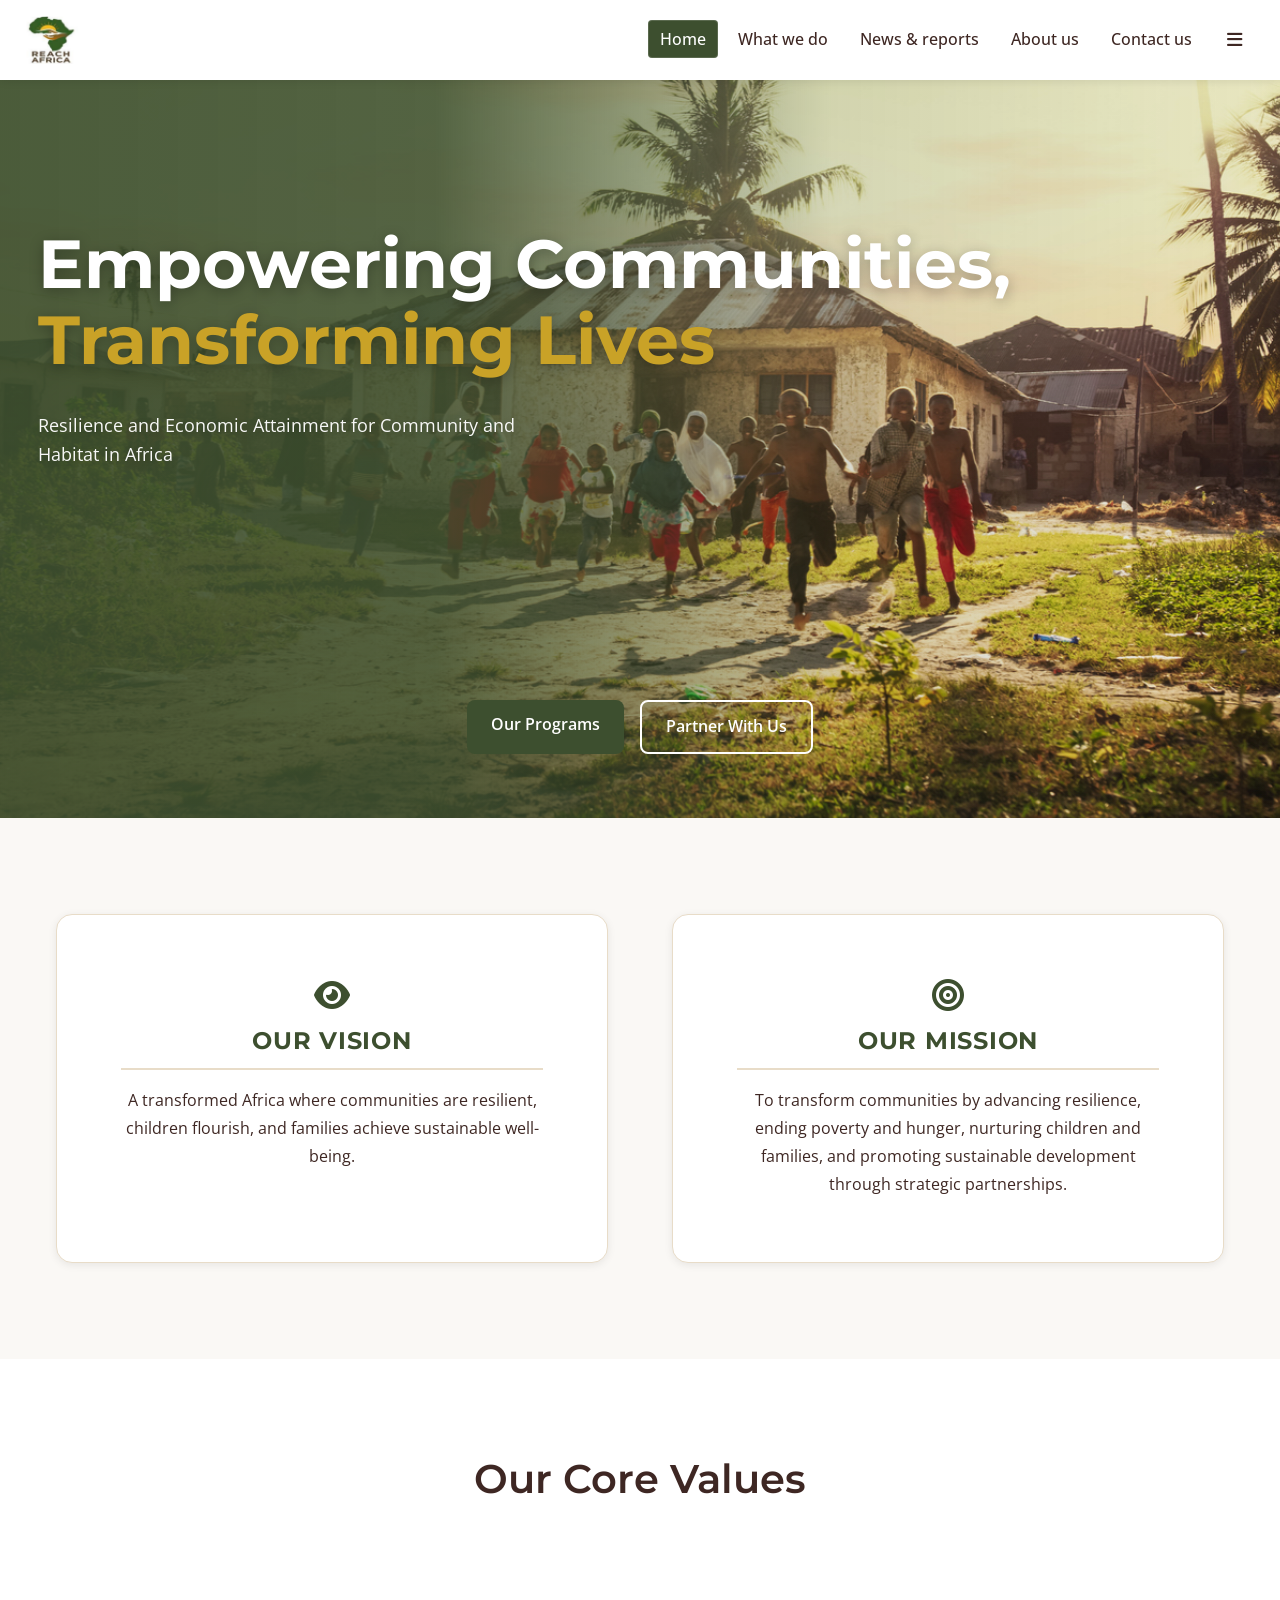
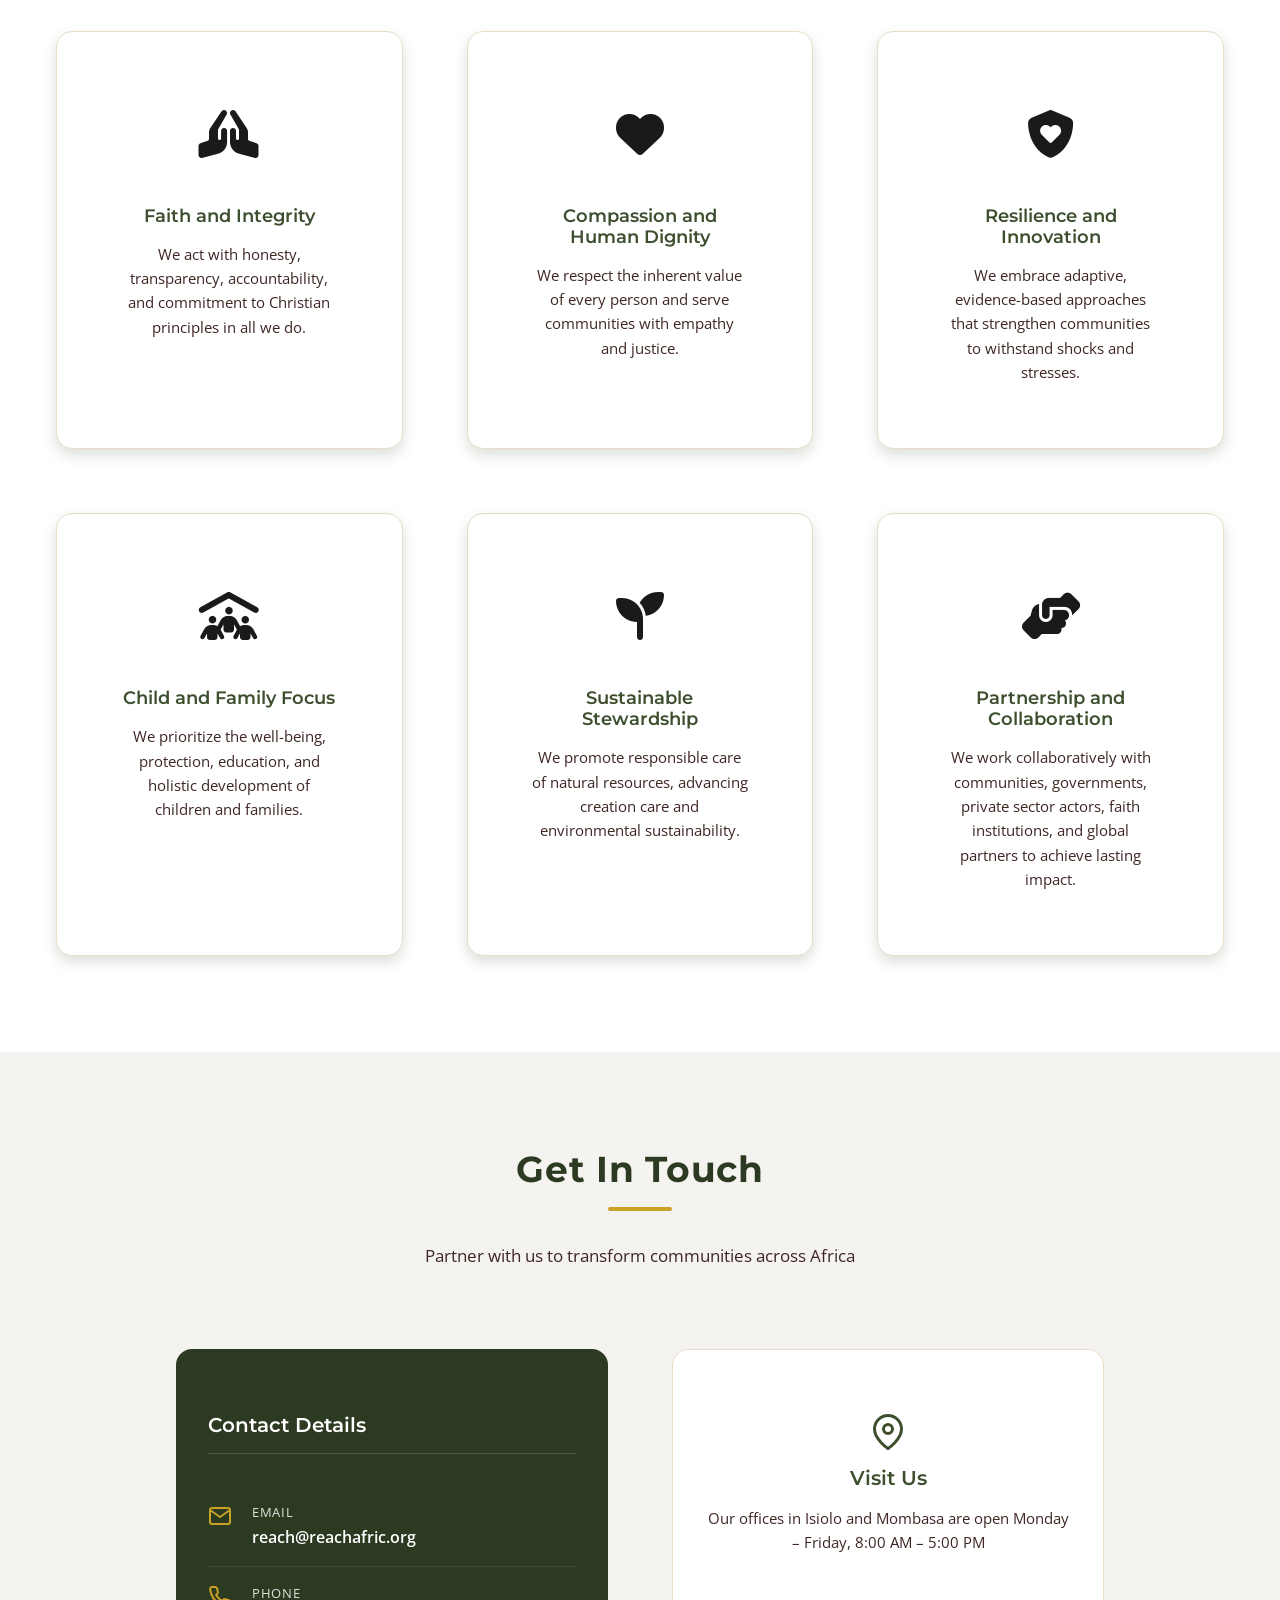
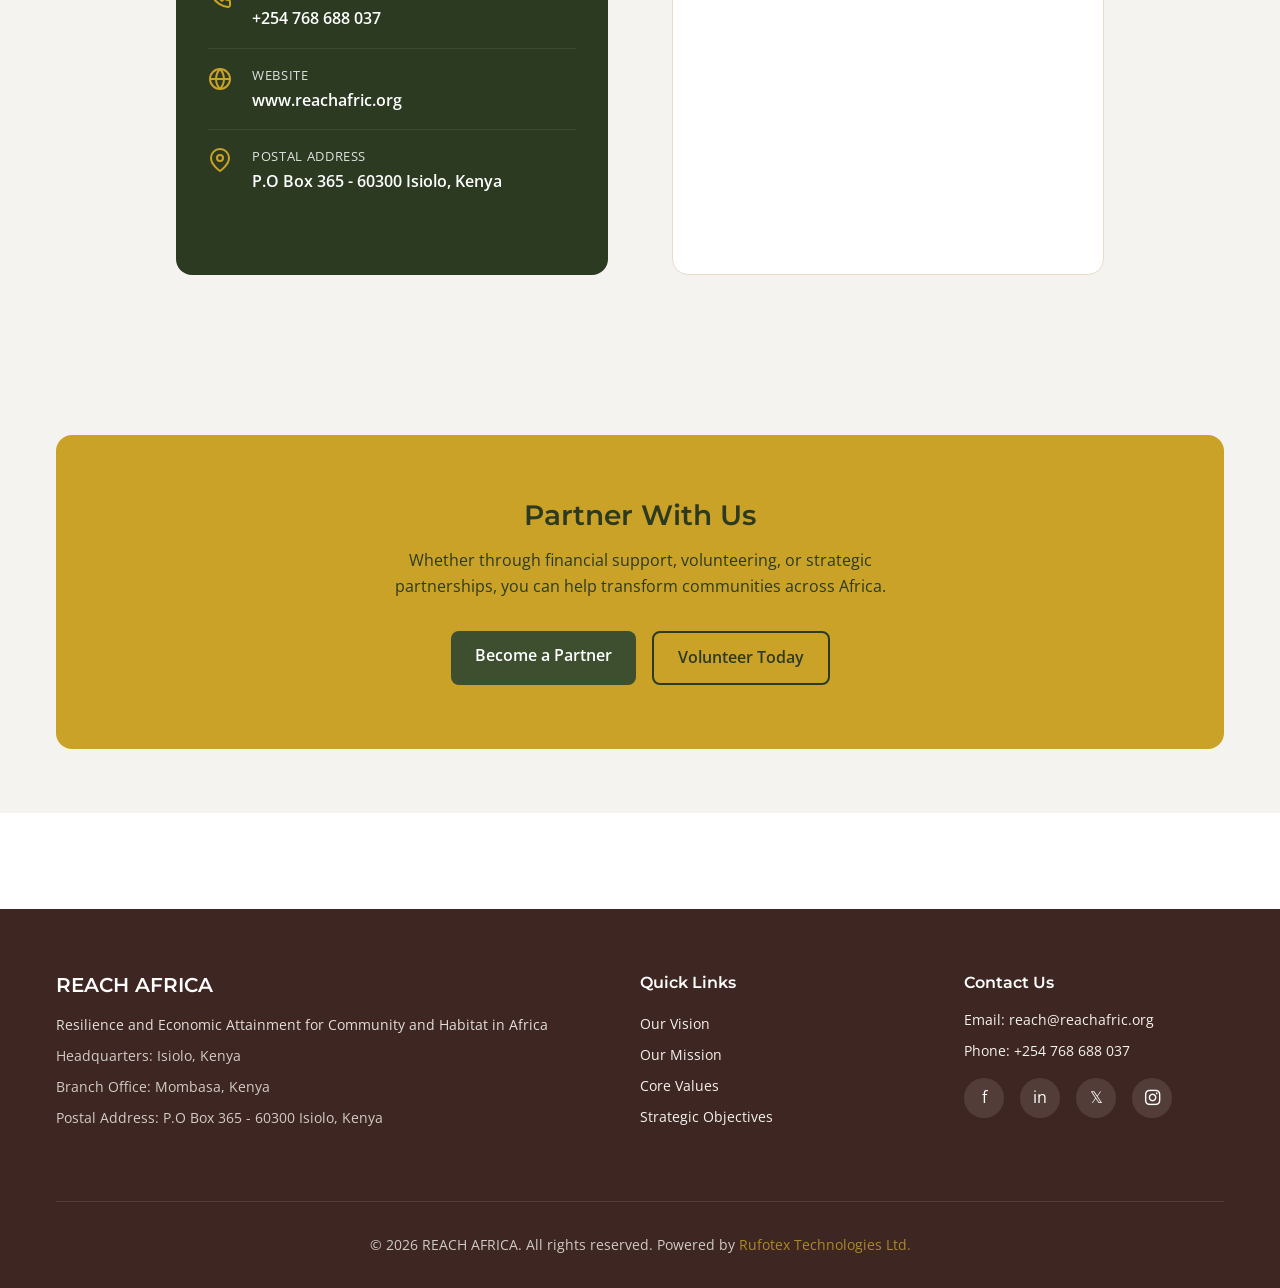
<file: index.html>
<!DOCTYPE html>
<html lang="en">
<head>
    <meta charset="UTF-8">
    <meta name="viewport" content="width=device-width, initial-scale=1.0">
    <title>REACH AFRICA - Empowering Communities, Transforming Lives</title>
    <meta name="description" content="REACH AFRICA is a faith-inspired community development organization promoting sustainable development and resilience in Kenya.">
    <meta name="keywords" content="NGO, Kenya, community development, resilience, sustainable livelihoods">
    <link href="https://fonts.googleapis.com/css2?family=Montserrat:wght@400;500;600;700&family=Open+Sans:wght@300;400;600&display=swap" rel="stylesheet">
    <!-- Font Awesome for vision icon -->
    <link rel="stylesheet" href="https://cdnjs.cloudflare.com/ajax/libs/font-awesome/6.5.1/css/all.min.css" crossorigin="anonymous" referrerpolicy="no-referrer" />
    <link rel="stylesheet" href="css/style.css">
    <link rel="stylesheet" href="css/animations.css">
    <link rel="stylesheet" href="css/responsive.css">
</head>
<body>
    <header class="header">
        <div class="container">
            <nav class="navbar">
                <a href="index.html" class="logo" aria-label="REACH AFRICA – Home">
                    <img src="assets/logo.png" alt="REACH AFRICA – Resilience and Economic Attainment for Community and Habitat in Africa" width="200" height="48">
                </a>
                <button class="mobile-menu-toggle" aria-label="Toggle menu" aria-expanded="false">
                    <span></span><span></span><span></span>
                </button>
                <ul class="nav-menu">
                    <li><a href="index.html" class="nav-link active">Home</a></li>
                    <li><a href="our-work.html" class="nav-link">What we do</a></li>
                    <li><a href="news-reports.html" class="nav-link">News &amp; reports</a></li>
                    <li><a href="about.html" class="nav-link">About us</a></li>
                    <li><a href="#contact" class="nav-link">Contact us</a></li>
                    <li class="nav-more">
                        <button type="button" class="nav-link more-toggle" aria-label="Open more menu" aria-expanded="false"><i class="fa-solid fa-bars" aria-hidden="true"></i></button>
                        <ul class="more-menu">
                            <li><a href="#contact" class="nav-link">Donate</a></li>
                            <li><a href="theory-of-change.html" class="nav-link">Theory of Change</a></li>
                            <li><a href="#partner" class="nav-link">Partner With Us</a></li>
                        </ul>
                    </li>
                </ul>
            </nav>
        </div>
    </header>

    <main>
        <section class="hero">
            <div class="hero-background">
                <img src="assets/images/home1.jpg" alt="African community landscape" loading="eager">
                <div class="hero-overlay"></div>
            </div>
            <div class="container hero-content">
                <h1 class="hero-title">Empowering Communities,<br><span class="text-accent">Transforming Lives</span></h1>
                <p class="hero-subtitle">Resilience and Economic Attainment for Community and Habitat in Africa</p>
            </div>
            <div class="hero-bottom">
                <div class="hero-buttons">
                    <a href="our-work.html" class="btn btn-primary">Our Programs</a>
                    <a href="#partner" class="btn btn-outline">Partner With Us</a>
                </div>
            </div>
        </section>

        <section class="vision-mission" id="vision">
            <div class="container">
                <div class="split-layout">
                    <article class="vision-card card-hover">
                        <div class="card-icon" aria-hidden="true"><i class="fa-solid fa-eye"></i></div>
                        <h2>OUR VISION</h2>
                        <p>A transformed Africa where communities are resilient, children flourish, and families achieve sustainable well-being.</p>
                    </article>

                    <article class="mission-card card-hover" id="mission">
                        <div class="card-icon" aria-hidden="true"><i class="fa-solid fa-bullseye"></i></div>
                        <h2>OUR MISSION</h2>
                        <p>To transform communities by advancing resilience, ending poverty and hunger, nurturing children and families, and promoting sustainable development through strategic partnerships.</p>
                    </article>
                </div>
            </div>
        </section>

        <section class="values" id="values">
            <div class="container">
                <h2 class="section-title no-underline">Our Core Values</h2>
                <div class="values-grid">
                    <div class="value-card">
                        <div class="value-icon" aria-hidden="true"><i class="fa-solid fa-hands-praying"></i></div>
                        <h3>Faith and Integrity</h3>
                        <p>We act with honesty, transparency, accountability, and commitment to Christian principles in all we do.</p>
                    </div>
                    <div class="value-card">
                        <div class="value-icon" aria-hidden="true"><i class="fa-solid fa-heart"></i></div>
                        <h3>Compassion and Human Dignity</h3>
                        <p>We respect the inherent value of every person and serve communities with empathy and justice.</p>
                    </div>
                    <div class="value-card">
                        <div class="value-icon" aria-hidden="true"><i class="fa-solid fa-shield-heart"></i></div>
                        <h3>Resilience and Innovation</h3>
                        <p>We embrace adaptive, evidence-based approaches that strengthen communities to withstand shocks and stresses.</p>
                    </div>
                    <div class="value-card">
                        <div class="value-icon" aria-hidden="true"><i class="fa-solid fa-people-roof"></i></div>
                        <h3>Child and Family Focus</h3>
                        <p>We prioritize the well-being, protection, education, and holistic development of children and families.</p>
                    </div>
                    <div class="value-card">
                        <div class="value-icon" aria-hidden="true"><i class="fa-solid fa-seedling"></i></div>
                        <h3>Sustainable Stewardship</h3>
                        <p>We promote responsible care of natural resources, advancing creation care and environmental sustainability.</p>
                    </div>
                    <div class="value-card">
                        <div class="value-icon" aria-hidden="true"><i class="fa-solid fa-handshake-angle"></i></div>
                        <h3>Partnership and Collaboration</h3>
                        <p>We work collaboratively with communities, governments, private sector actors, faith institutions, and global partners to achieve lasting impact.</p>
                    </div>
                </div>
            </div>
        </section>

    </main>

    <section class="contact-details-section" id="contact">
        <div class="container contact-container">
            <header class="contact-section-header">
                <h2 class="contact-section-title">Get In Touch</h2>
                <span class="contact-section-accent" aria-hidden="true"></span>
                <p class="contact-section-subtitle">Partner with us to transform communities across Africa</p>
            </header>
            <div class="contact-cards-grid">
                <article class="contact-details-card">
                    <h3 class="contact-details-title">Contact Details</h3>
                    <ul class="contact-details-list" role="list">
                        <li class="contact-details-item">
                            <span class="contact-icon" aria-hidden="true">
                                <svg xmlns="http://www.w3.org/2000/svg" width="24" height="24" viewBox="0 0 24 24" fill="none" stroke="currentColor" stroke-width="2" stroke-linecap="round" stroke-linejoin="round"><path d="M4 4h16c1.1 0 2 .9 2 2v12c0 1.1-.9 2-2 2H4c-1.1 0-2-.9-2-2V6c0-1.1.9-2 2-2z"/><polyline points="22,6 12,13 2,6"/></svg>
                            </span>
                            <div class="contact-item-content">
                                <span class="contact-label">Email</span>
                                <a href="mailto:reach@reachafric.org" class="contact-value">reach@reachafric.org</a>
                            </div>
                        </li>
                        <li class="contact-details-item">
                            <span class="contact-icon" aria-hidden="true">
                                <svg xmlns="http://www.w3.org/2000/svg" width="24" height="24" viewBox="0 0 24 24" fill="none" stroke="currentColor" stroke-width="2" stroke-linecap="round" stroke-linejoin="round"><path d="M22 16.92v3a2 2 0 0 1-2.18 2 19.79 19.79 0 0 1-8.63-3.07 19.5 19.5 0 0 1-6-6 19.79 19.79 0 0 1-3.07-8.67A2 2 0 0 1 4.11 2h3a2 2 0 0 1 2 1.72 12.84 12.84 0 0 0 .7 2.81 2 2 0 0 1-.45 2.11L8.09 9.91a16 16 0 0 0 6 6l1.27-1.27a2 2 0 0 1 2.11-.45 12.84 12.84 0 0 0 2.81.7A2 2 0 0 1 22 16.92z"/></svg>
                            </span>
                            <div class="contact-item-content">
                                <span class="contact-label">Phone</span>
                                <a href="tel:+254768688037" class="contact-value">+254 768 688 037</a>
                            </div>
                        </li>
                        <li class="contact-details-item">
                            <span class="contact-icon" aria-hidden="true">
                                <svg xmlns="http://www.w3.org/2000/svg" width="24" height="24" viewBox="0 0 24 24" fill="none" stroke="currentColor" stroke-width="2" stroke-linecap="round" stroke-linejoin="round"><circle cx="12" cy="12" r="10"/><line x1="2" y1="12" x2="22" y2="12"/><path d="M12 2a15.3 15.3 0 0 1 4 10 15.3 15.3 0 0 1-4 10 15.3 15.3 0 0 1-4-10 15.3 15.3 0 0 1 4-10z"/></svg>
                            </span>
                            <div class="contact-item-content">
                                <span class="contact-label">Website</span>
                                <a href="https://www.reachafric.org" target="_blank" rel="noopener" class="contact-value">www.reachafric.org</a>
                            </div>
                        </li>
                        <li class="contact-details-item">
                            <span class="contact-icon" aria-hidden="true">
                                <svg xmlns="http://www.w3.org/2000/svg" width="24" height="24" viewBox="0 0 24 24" fill="none" stroke="currentColor" stroke-width="2" stroke-linecap="round" stroke-linejoin="round"><path d="M21 10c0 7-9 13-9 13s-9-6-9-13a9 9 0 0 1 18 0z"/><circle cx="12" cy="10" r="3"/></svg>
                            </span>
                            <div class="contact-item-content">
                                <span class="contact-label">Postal Address</span>
                                <span class="contact-value">P.O Box 365 - 60300 Isiolo, Kenya</span>
                            </div>
                        </li>
                    </ul>
                </article>
                <article class="visit-us-card">
                    <span class="visit-us-icon" aria-hidden="true">
                        <svg xmlns="http://www.w3.org/2000/svg" width="32" height="32" viewBox="0 0 24 24" fill="none" stroke="currentColor" stroke-width="2" stroke-linecap="round" stroke-linejoin="round"><path d="M21 10c0 7-9 13-9 13s-9-6-9-13a9 9 0 0 1 18 0z"/><circle cx="12" cy="10" r="3"/></svg>
                    </span>
                    <h3 class="visit-us-title">Visit Us</h3>
                    <p class="visit-us-text">Our offices in Isiolo and Mombasa are open Monday – Friday, 8:00 AM – 5:00 PM</p>
                </article>
            </div>
        </div>
    </section>

    <section id="partner" class="partner-section">
            <div class="container">
                <div class="partner-card">
                    <h2 class="partner-title">Partner With Us</h2>
                    <p class="partner-description">Whether through financial support, volunteering, or strategic partnerships, you can help transform communities across Africa.</p>
                    <div class="partner-buttons">
                        <a href="#contact" class="btn btn-primary">Become a Partner</a>
                        <a href="#contact" class="btn btn-partner-outline">Volunteer Today</a>
                    </div>
                </div>
            </div>
        </section>

    <footer class="footer">
        <div class="container">
            <div class="footer-grid">
                <div class="footer-info">
                    <h3>REACH AFRICA</h3>
                    <p>Resilience and Economic Attainment for Community and Habitat in Africa</p>
                    <address>
                        <p>Headquarters: Isiolo, Kenya</p>
                        <p>Branch Office: Mombasa, Kenya</p>
                        <p>Postal Address: P.O Box 365 - 60300 Isiolo, Kenya</p>
                    </address>
                </div>
                <div class="footer-links">
                    <h4>Quick Links</h4>
                    <ul>
                        <li><a href="index.html#vision">Our Vision</a></li>
                        <li><a href="index.html#mission">Our Mission</a></li>
                        <li><a href="index.html#values">Core Values</a></li>
                        <li><a href="our-work.html#objectives">Strategic Objectives</a></li>
                    </ul>
                </div>
                <div class="footer-contact">
                    <h4>Contact Us</h4>
                    <p>Email: reach@reachafric.org</p>
                    <p>Phone: +254 768 688 037</p>
                    <div class="social-links">
                        <a href="https://www.facebook.com/profile.php?id=61573286812009" target="_blank" rel="noopener noreferrer" aria-label="Facebook">f</a>
                        <a href="https://www.linkedin.com/company/reachafric" target="_blank" rel="noopener noreferrer" aria-label="LinkedIn">in</a>
                        <a href="https://x.com/reachafric" target="_blank" rel="noopener noreferrer" aria-label="Twitter">𝕏</a>
                        <a href="https://www.instagram.com/reachafric?igsh=MWVrNGdzcTA0cW9peQ==" target="_blank" rel="noopener noreferrer" aria-label="Instagram"><i class="fa-brands fa-instagram" aria-hidden="true"></i></a>
                    </div>
                </div>
            </div>
            <div class="footer-bottom">
                <p>&copy; 2026 REACH AFRICA. All rights reserved. Powered by <a href="https://rufotex.com" target="_blank" rel="noopener">Rufotex Technologies Ltd.</a></p>
            </div>
        </div>
    </footer>

    <script src="js/main.js"></script>
    <script src="js/counters.js"></script>
    <script src="js/animations.js"></script>
</body>
</html>
</file>
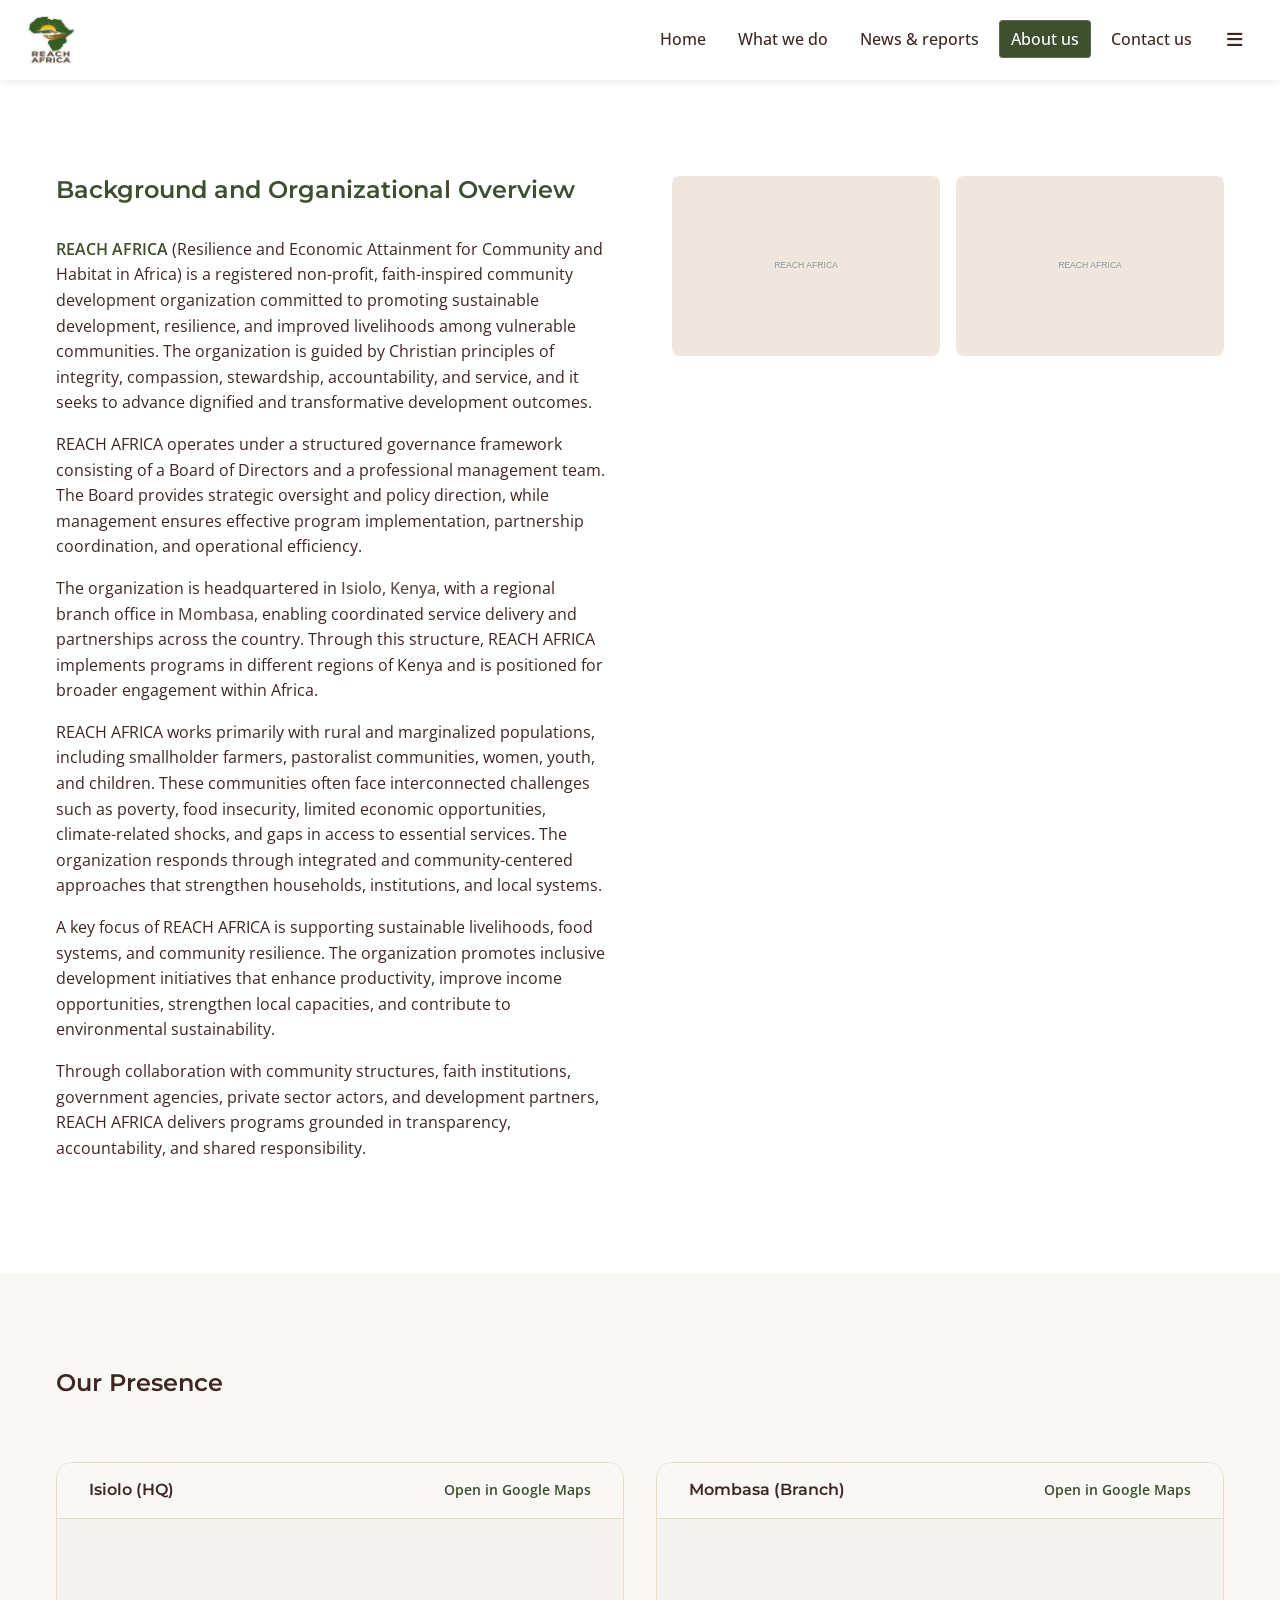
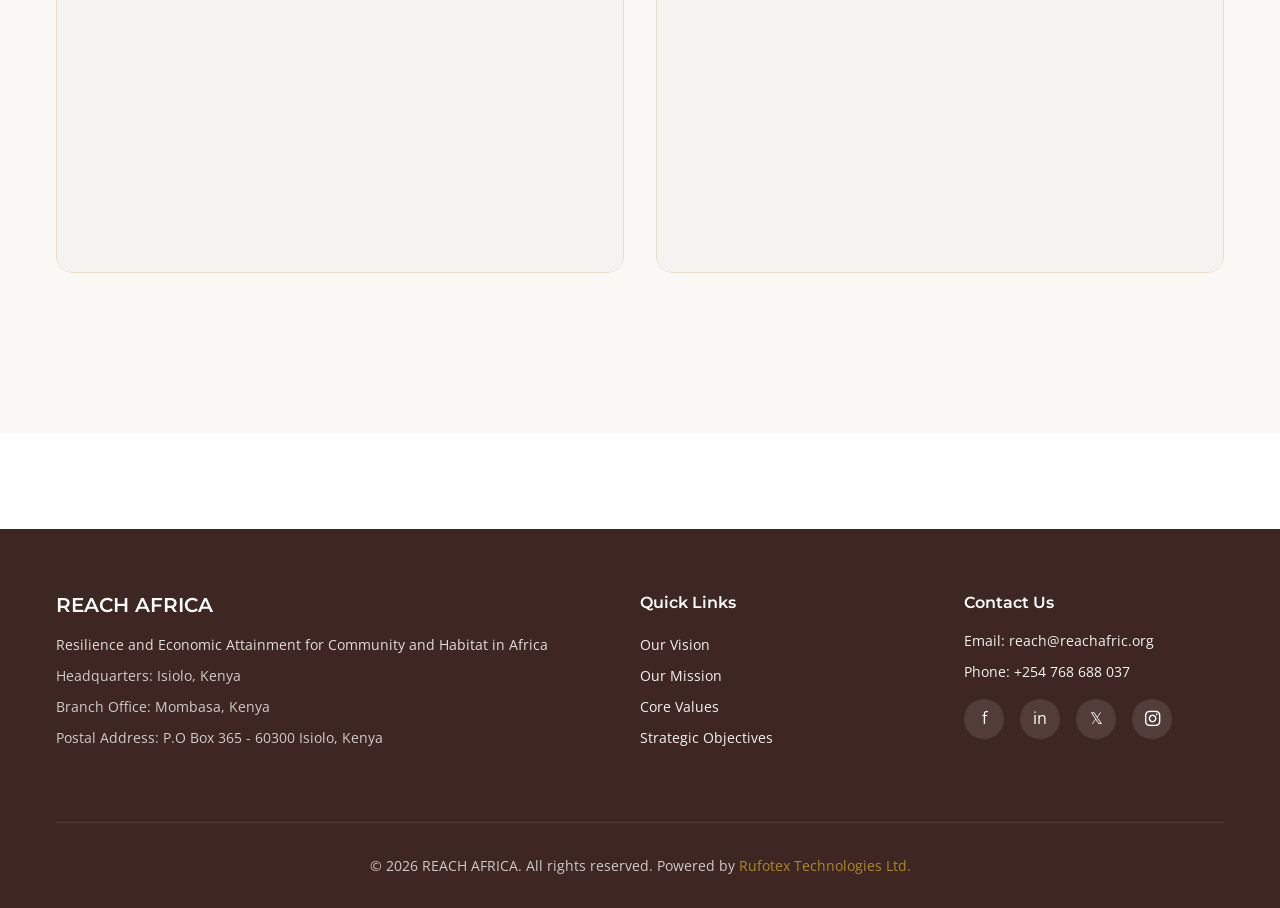
<file: about.html>
<!DOCTYPE html>
<html lang="en">
<head>
    <meta charset="UTF-8">
    <meta name="viewport" content="width=device-width, initial-scale=1.0">
    <title>About - REACH AFRICA</title>
    <meta name="description" content="Learn about REACH AFRICA - our background, governance, and presence in Kenya and Africa.">
    <link href="https://fonts.googleapis.com/css2?family=Montserrat:wght@400;500;600;700&family=Open+Sans:wght@300;400;600&display=swap" rel="stylesheet">
    <link rel="stylesheet" href="https://cdnjs.cloudflare.com/ajax/libs/font-awesome/6.5.1/css/all.min.css" crossorigin="anonymous" referrerpolicy="no-referrer" />
    <link rel="stylesheet" href="css/style.css">
    <link rel="stylesheet" href="css/animations.css">
    <link rel="stylesheet" href="css/responsive.css">
</head>
<body>
    <header class="header">
        <div class="container">
            <nav class="navbar">
                <a href="index.html" class="logo" aria-label="REACH AFRICA – Home">
                    <img src="assets/logo.png" alt="REACH AFRICA – Resilience and Economic Attainment for Community and Habitat in Africa" width="200" height="48">
                </a>
                <button class="mobile-menu-toggle" aria-label="Toggle menu" aria-expanded="false">
                    <span></span><span></span><span></span>
                </button>
                <ul class="nav-menu">
                    <li><a href="index.html" class="nav-link">Home</a></li>
                    <li><a href="our-work.html" class="nav-link">What we do</a></li>
                    <li><a href="news-reports.html" class="nav-link">News &amp; reports</a></li>
                    <li><a href="about.html" class="nav-link active">About us</a></li>
                    <li><a href="index.html#contact" class="nav-link">Contact us</a></li>
                    <li class="nav-more">
                        <button type="button" class="nav-link more-toggle" aria-label="Open more menu" aria-expanded="false"><i class="fa-solid fa-bars" aria-hidden="true"></i></button>
                        <ul class="more-menu">
                            <li><a href="#contact" class="nav-link">Donate</a></li>
                            <li><a href="theory-of-change.html" class="nav-link">Theory of Change</a></li>
                            <li><a href="index.html#partner" class="nav-link">Partner With Us</a></li>
                        </ul>
                    </li>
                </ul>
            </nav>
        </div>
    </header>

    <main>
        <section class="about-background">
            <div class="container">
                <div class="two-column">
                    <div class="content">
                        <h2>Background and Organizational Overview</h2>
                        <p><span class="highlight">REACH AFRICA</span> (Resilience and Economic Attainment for Community and Habitat in Africa) is a registered non-profit, faith-inspired community development organization committed to promoting sustainable development, resilience, and improved livelihoods among vulnerable communities. The organization is guided by Christian principles of integrity, compassion, stewardship, accountability, and service, and it seeks to advance dignified and transformative development outcomes.</p>
                        <p>REACH AFRICA operates under a structured governance framework consisting of a Board of Directors and a professional management team. The Board provides strategic oversight and policy direction, while management ensures effective program implementation, partnership coordination, and operational efficiency.</p>
                        <p>The organization is headquartered in <span class="location">Isiolo, Kenya</span>, with a regional branch office in <span class="location">Mombasa</span>, enabling coordinated service delivery and partnerships across the country. Through this structure, REACH AFRICA implements programs in different regions of Kenya and is positioned for broader engagement within Africa.</p>
                        <p>REACH AFRICA works primarily with rural and marginalized populations, including smallholder farmers, pastoralist communities, women, youth, and children. These communities often face interconnected challenges such as poverty, food insecurity, limited economic opportunities, climate-related shocks, and gaps in access to essential services. The organization responds through integrated and community-centered approaches that strengthen households, institutions, and local systems.</p>
                        <p>A key focus of REACH AFRICA is supporting sustainable livelihoods, food systems, and community resilience. The organization promotes inclusive development initiatives that enhance productivity, improve income opportunities, strengthen local capacities, and contribute to environmental sustainability.</p>
                        <p>Through collaboration with community structures, faith institutions, government agencies, private sector actors, and development partners, REACH AFRICA delivers programs grounded in transparency, accountability, and shared responsibility.</p>
                    </div>
                    <div class="image-collage">
                        <img src="assets/images/placeholder.svg" alt="Isiolo landscape" loading="lazy">
                        <img src="assets/images/placeholder.svg" alt="Community meeting" loading="lazy">
                    </div>
                </div>
            </div>
        </section>

        <section class="geographic-presence">
            <div class="container">
                <h2>Our Presence</h2>
                <div class="map-container">
                    <div class="map-embed-grid">
                        <div class="map-embed-card">
                            <div class="map-embed-header">
                                <h3>Isiolo (HQ)</h3>
                                <a class="map-open-link" href="https://www.google.com/maps?q=Isiolo,+Kenya" target="_blank" rel="noopener">Open in Google Maps</a>
                            </div>
                            <div class="map-embed-frame" aria-label="Google Map for Isiolo, Kenya">
                                <iframe
                                    title="Isiolo, Kenya – Map"
                                    src="https://www.google.com/maps?q=Isiolo,+Kenya&z=12&output=embed"
                                    loading="lazy"
                                    referrerpolicy="no-referrer-when-downgrade"
                                    allowfullscreen>
                                </iframe>
                            </div>
                        </div>

                        <div class="map-embed-card">
                            <div class="map-embed-header">
                                <h3>Mombasa (Branch)</h3>
                                <a class="map-open-link" href="https://www.google.com/maps?q=Mombasa,+Kenya" target="_blank" rel="noopener">Open in Google Maps</a>
                            </div>
                            <div class="map-embed-frame" aria-label="Google Map for Mombasa, Kenya">
                                <iframe
                                    title="Mombasa, Kenya – Map"
                                    src="https://www.google.com/maps?q=Mombasa,+Kenya&z=12&output=embed"
                                    loading="lazy"
                                    referrerpolicy="no-referrer-when-downgrade"
                                    allowfullscreen>
                                </iframe>
                            </div>
                        </div>
                    </div>
                </div>
                
            </div>
        </section>
    </main>

    <footer class="footer" id="contact">
        <div class="container">
            <div class="footer-grid">
                <div class="footer-info">
                    <h3>REACH AFRICA</h3>
                    <p>Resilience and Economic Attainment for Community and Habitat in Africa</p>
                    <address>
                        <p>Headquarters: Isiolo, Kenya</p>
                        <p>Branch Office: Mombasa, Kenya</p>
                        <p>Postal Address: P.O Box 365 - 60300 Isiolo, Kenya</p>
                    </address>
                </div>
                <div class="footer-links">
                    <h4>Quick Links</h4>
                    <ul>
                        <li><a href="index.html#vision">Our Vision</a></li>
                        <li><a href="index.html#mission">Our Mission</a></li>
                        <li><a href="index.html#values">Core Values</a></li>
                        <li><a href="our-work.html#objectives">Strategic Objectives</a></li>
                    </ul>
                </div>
                <div class="footer-contact">
                    <h4>Contact Us</h4>
                    <p>Email: reach@reachafric.org</p>
                    <p>Phone: +254 768 688 037</p>
    
                    <div class="social-links">
                        <a href="https://www.facebook.com/profile.php?id=61573286812009" target="_blank" rel="noopener noreferrer" aria-label="Facebook">f</a>
                        <a href="https://www.linkedin.com/company/reachafric" target="_blank" rel="noopener noreferrer" aria-label="LinkedIn">in</a>
                        <a href="https://x.com/reachafric" target="_blank" rel="noopener noreferrer" aria-label="Twitter">𝕏</a>
                        <a href="https://www.instagram.com/reachafric?igsh=MWVrNGdzcTA0cW9peQ==" target="_blank" rel="noopener noreferrer" aria-label="Instagram"><i class="fa-brands fa-instagram" aria-hidden="true"></i></a>
                    </div>
                </div>
            </div>
            <div class="footer-bottom">
                <p>&copy; 2026 REACH AFRICA. All rights reserved. Powered by <a href="https://rufotex.com" target="_blank" rel="noopener">Rufotex Technologies Ltd.</a></p>
            </div>
        </div>
    </footer>

    <script src="js/main.js"></script>
    <script src="js/animations.js"></script>
</body>
</html>
</file>
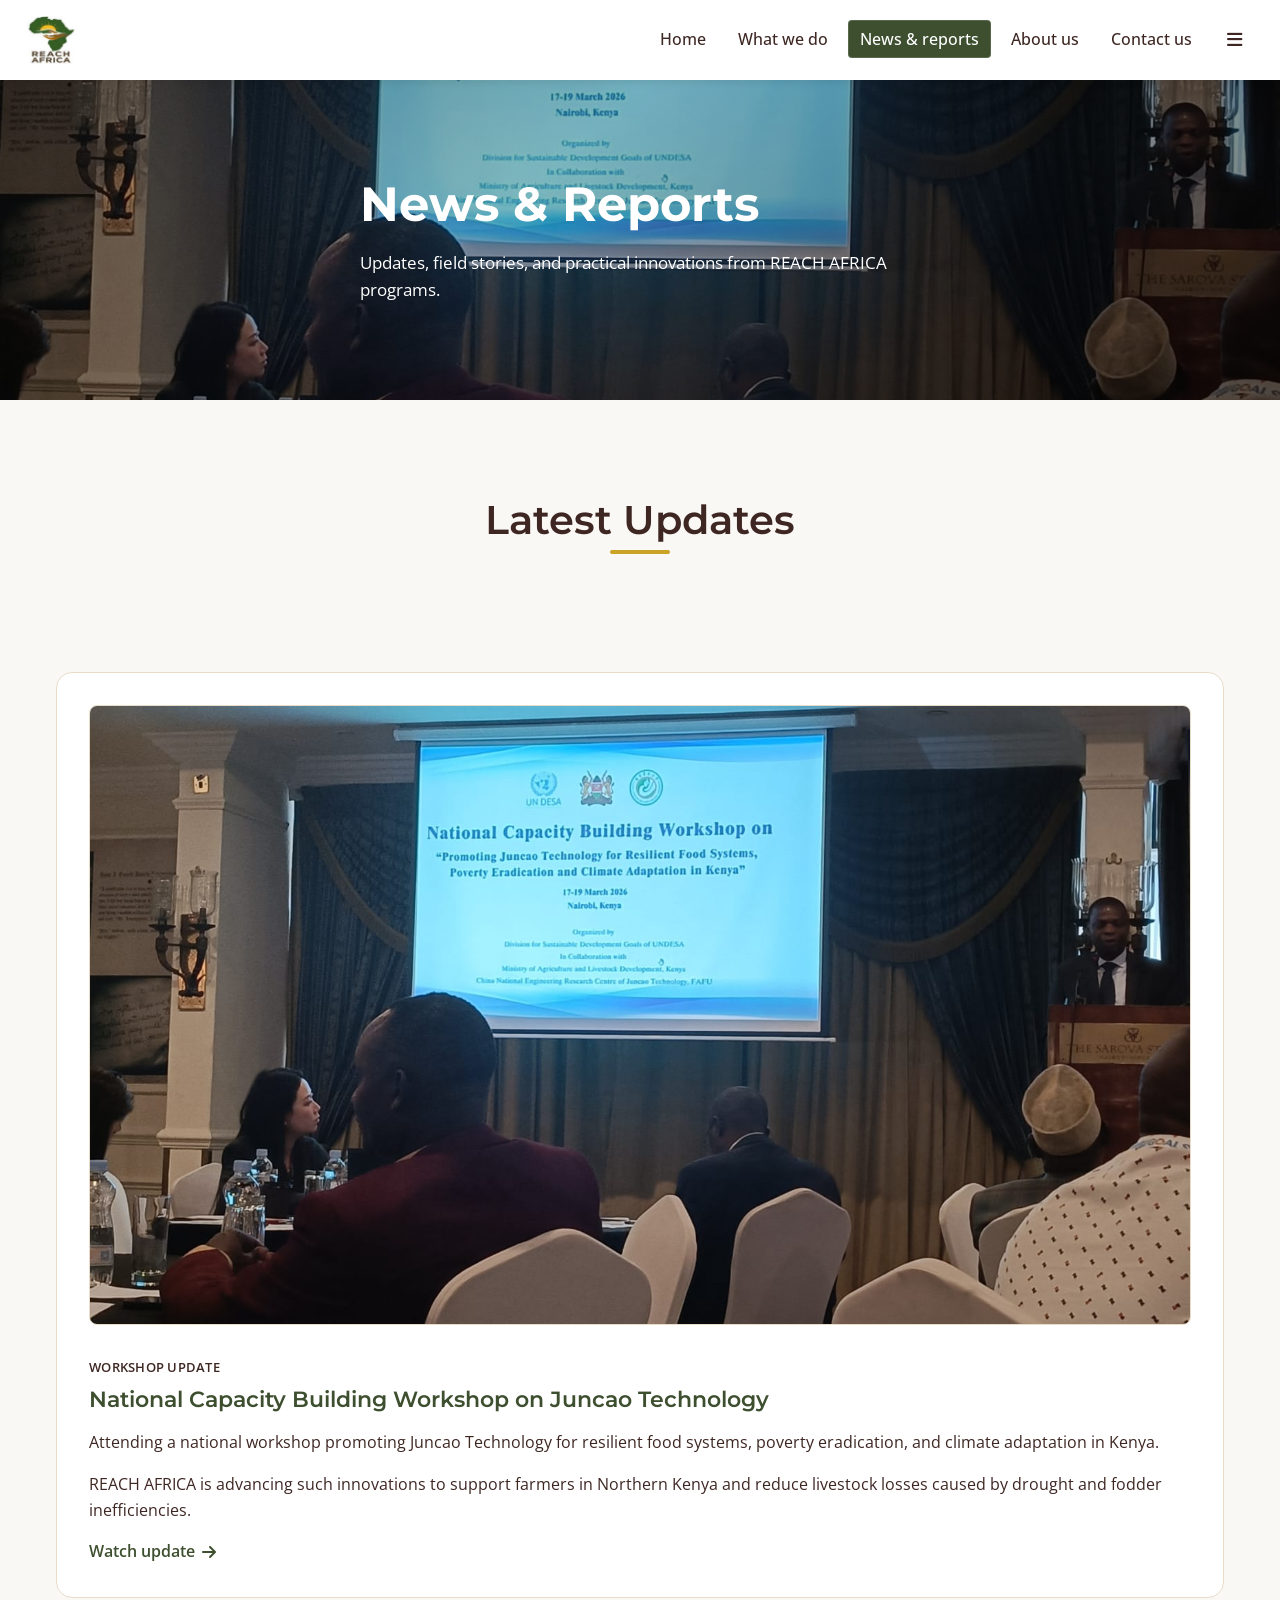
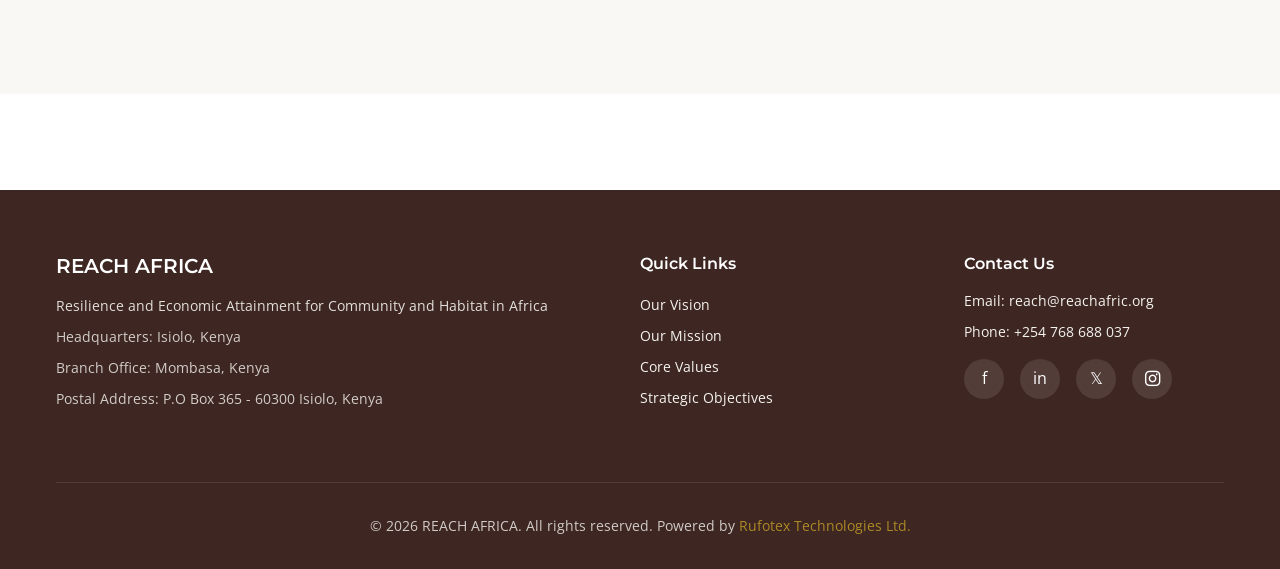
<file: news-reports.html>
<!DOCTYPE html>
<html lang="en">
<head>
    <meta charset="UTF-8">
    <meta name="viewport" content="width=device-width, initial-scale=1.0">
    <title>News & Reports - REACH AFRICA</title>
    <meta name="description" content="Latest news and reports from REACH AFRICA.">
    <link href="https://fonts.googleapis.com/css2?family=Montserrat:wght@400;500;600;700&family=Open+Sans:wght@300;400;600&display=swap" rel="stylesheet">
    <link rel="stylesheet" href="https://cdnjs.cloudflare.com/ajax/libs/font-awesome/6.5.1/css/all.min.css" crossorigin="anonymous" referrerpolicy="no-referrer" />
    <link rel="stylesheet" href="css/style.css">
    <link rel="stylesheet" href="css/animations.css">
    <link rel="stylesheet" href="css/responsive.css">
</head>
<body>
    <header class="header">
        <div class="container">
            <nav class="navbar">
                <a href="index.html" class="logo" aria-label="REACH AFRICA – Home">
                    <img src="assets/logo.png" alt="REACH AFRICA – Resilience and Economic Attainment for Community and Habitat in Africa" width="200" height="48">
                </a>
                <button class="mobile-menu-toggle" aria-label="Toggle menu" aria-expanded="false">
                    <span></span><span></span><span></span>
                </button>
                <ul class="nav-menu">
                    <li><a href="index.html" class="nav-link">Home</a></li>
                    <li><a href="our-work.html" class="nav-link">What we do</a></li>
                    <li><a href="news-reports.html" class="nav-link active">News &amp; reports</a></li>
                    <li><a href="about.html" class="nav-link">About us</a></li>
                    <li><a href="#contact" class="nav-link">Contact us</a></li>
                    <li class="nav-more">
                        <button type="button" class="nav-link more-toggle" aria-label="Open more menu" aria-expanded="false"><i class="fa-solid fa-bars" aria-hidden="true"></i></button>
                        <ul class="more-menu">
                            <li><a href="#contact" class="nav-link">Donate</a></li>
                            <li><a href="theory-of-change.html" class="nav-link">Theory of Change</a></li>
                            <li><a href="index.html#partner" class="nav-link">Partner With Us</a></li>
                        </ul>
                    </li>
                </ul>
            </nav>
        </div>
    </header>

    <main>
        <section class="news-hero">
            <div class="news-hero-background">
                <img src="news1.jpeg" alt="Community resilience activities across Africa">
                <div class="news-hero-overlay"></div>
            </div>
            <div class="container news-hero-content">
                <h1 class="news-hero-title">News &amp; Reports</h1>
                <p class="news-hero-subtitle">Updates, field stories, and practical innovations from REACH AFRICA programs.</p>
            </div>
        </section>

        <section class="news-reports" id="news-reports">
            <div class="container">
                <h2 class="section-title">Latest Updates</h2>
                <div class="news-grid">
                    <article class="news-card">
                        <img src="news1.jpeg" alt="Participants at the national capacity building workshop on Juncao Technology" class="news-photo">
                        <p class="news-meta">Workshop Update</p>
                        <h2 class="news-title">National Capacity Building Workshop on Juncao Technology</h2>
                        <p class="news-excerpt">
                            Attending a national workshop promoting Juncao Technology for resilient food systems, poverty eradication, and climate adaptation in Kenya.
                        </p>
                        <p class="news-excerpt">
                            REACH AFRICA is advancing such innovations to support farmers in Northern Kenya and reduce livestock losses caused by drought and fodder inefficiencies.
                        </p>
                        <a href="https://youtube.com/shorts/urF7RJAsiUg?si=-PhI3npTBoZatlsw" target="_blank" rel="noopener" class="news-link">Watch update <i class="fa-solid fa-arrow-right" aria-hidden="true"></i></a>
                    </article>
                </div>
            </div>
        </section>
    </main>

    <footer class="footer" id="contact">
        <div class="container">
            <div class="footer-grid">
                <div class="footer-info">
                    <h3>REACH AFRICA</h3>
                    <p>Resilience and Economic Attainment for Community and Habitat in Africa</p>
                    <address>
                        <p>Headquarters: Isiolo, Kenya</p>
                        <p>Branch Office: Mombasa, Kenya</p>
                        <p>Postal Address: P.O Box 365 - 60300 Isiolo, Kenya</p>
                    </address>
                </div>
                <div class="footer-links">
                    <h4>Quick Links</h4>
                    <ul>
                        <li><a href="index.html#vision">Our Vision</a></li>
                        <li><a href="index.html#mission">Our Mission</a></li>
                        <li><a href="index.html#values">Core Values</a></li>
                        <li><a href="our-work.html#objectives">Strategic Objectives</a></li>
                    </ul>
                </div>
                <div class="footer-contact">
                    <h4>Contact Us</h4>
                    <p>Email: reach@reachafric.org</p>
                    <p>Phone: +254 768 688 037</p>
                    <div class="social-links">
                        <a href="https://www.facebook.com/profile.php?id=61573286812009" target="_blank" rel="noopener noreferrer" aria-label="Facebook">f</a>
                        <a href="https://www.linkedin.com/company/reachafric" target="_blank" rel="noopener noreferrer" aria-label="LinkedIn">in</a>
                        <a href="https://x.com/reachafric" target="_blank" rel="noopener noreferrer" aria-label="Twitter">𝕏</a>
                        <a href="https://www.instagram.com/reachafric?igsh=MWVrNGdzcTA0cW9peQ==" target="_blank" rel="noopener noreferrer" aria-label="Instagram"><i class="fa-brands fa-instagram" aria-hidden="true"></i></a>
                    </div>
                </div>
            </div>
            <div class="footer-bottom">
                <p>&copy; 2026 REACH AFRICA. All rights reserved. Powered by <a href="https://rufotex.com" target="_blank" rel="noopener">Rufotex Technologies Ltd.</a></p>
            </div>
        </div>
    </footer>

    <script src="js/main.js"></script>
    <script src="js/animations.js"></script>
</body>
</html>
</file>
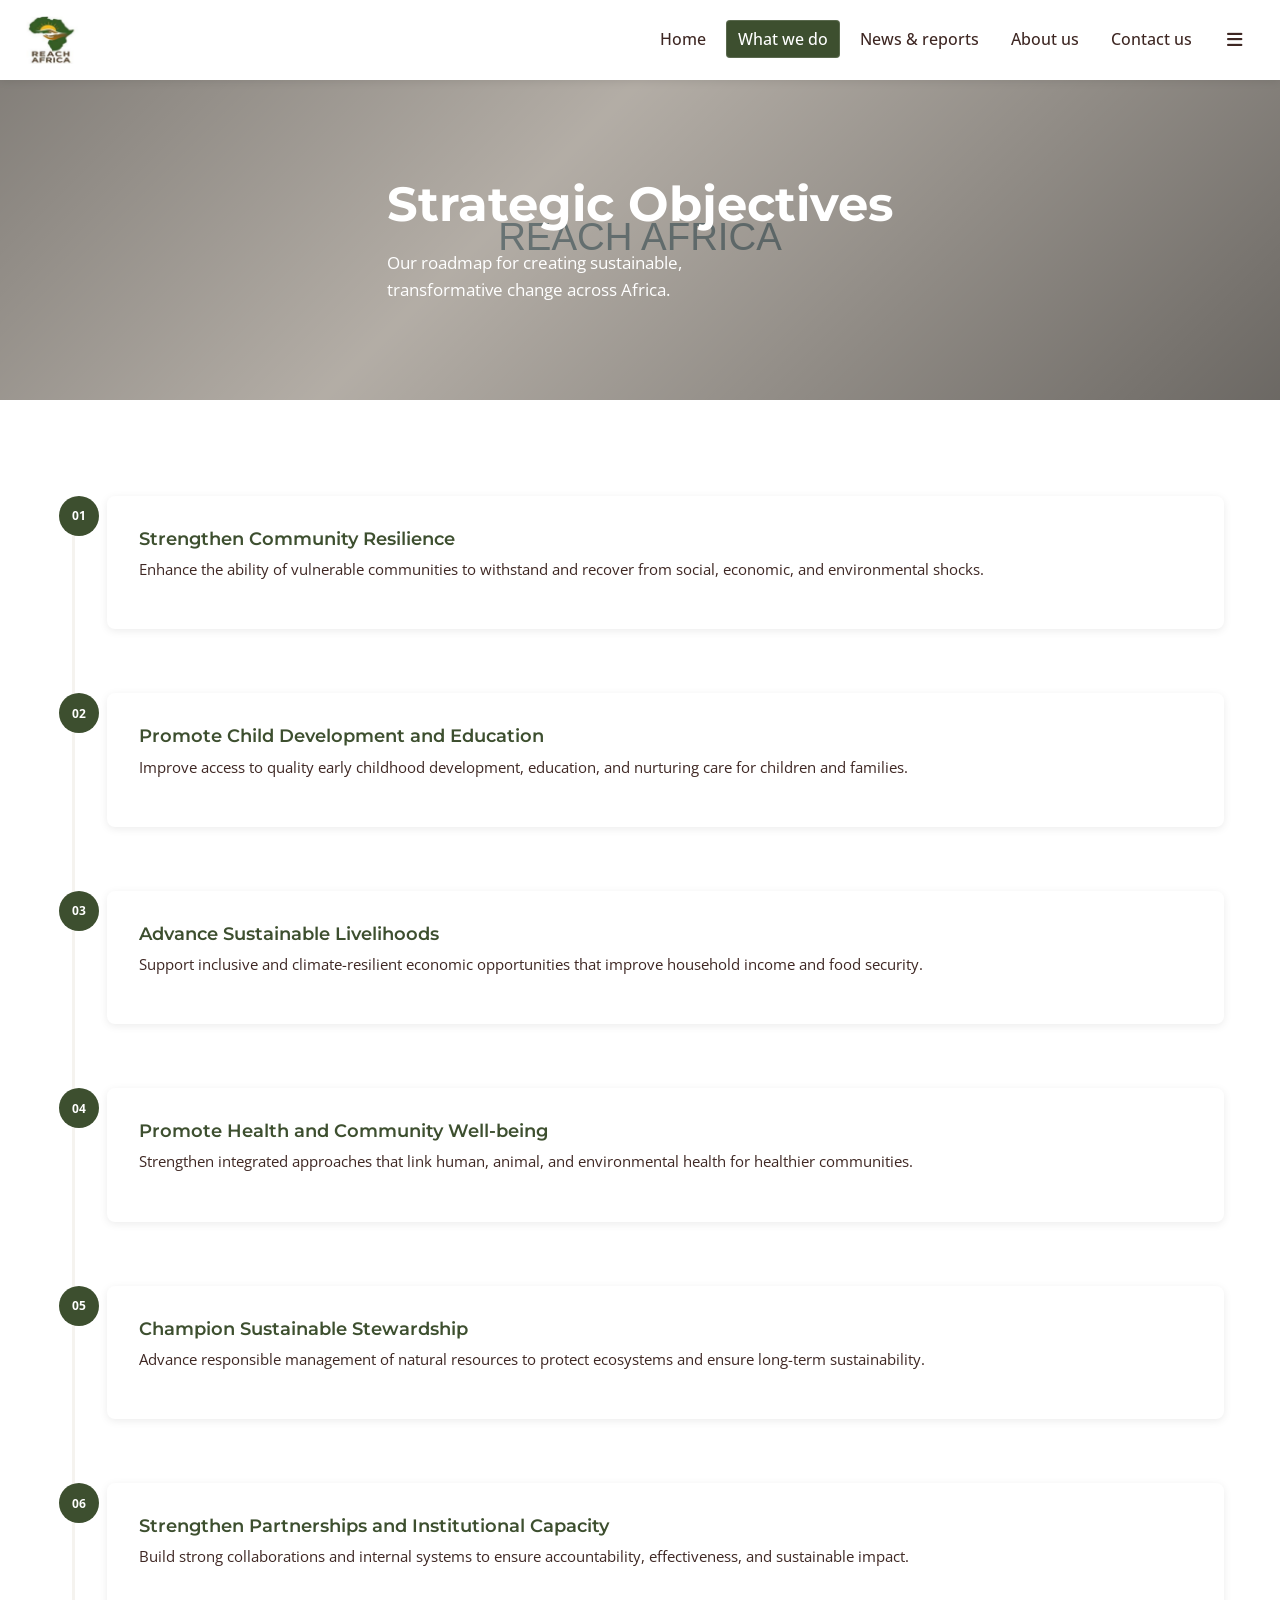
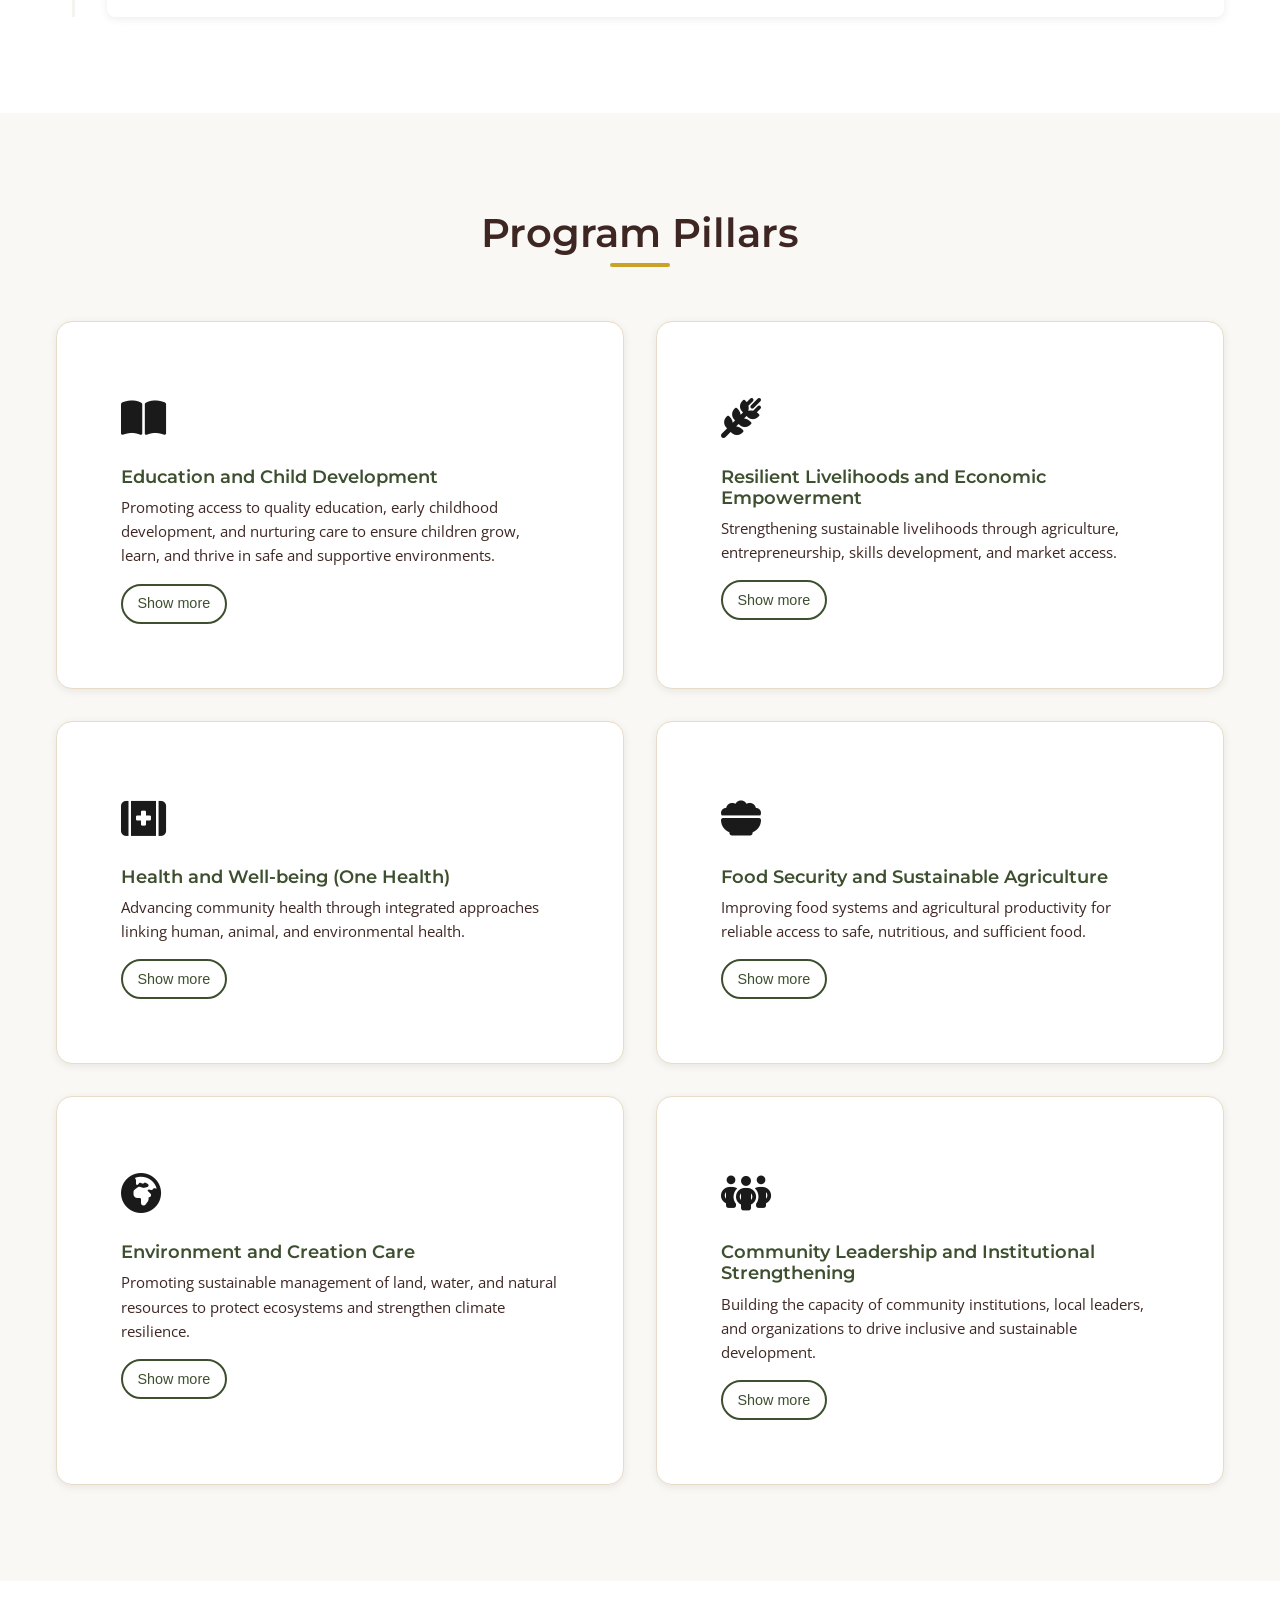
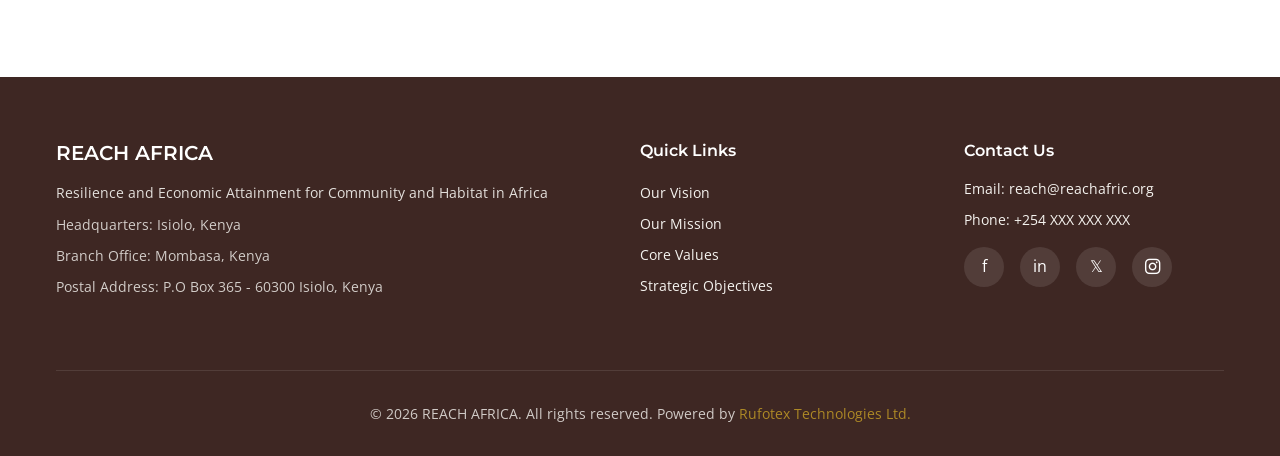
<file: our-work.html>
<!DOCTYPE html>
<html lang="en">
<head>
    <meta charset="UTF-8">
    <meta name="viewport" content="width=device-width, initial-scale=1.0">
    <title>Our Work - REACH AFRICA</title>
    <meta name="description" content="Strategic objectives and program pillars of REACH AFRICA - education, livelihoods, health, food security, environment, and community leadership.">
    <link href="https://fonts.googleapis.com/css2?family=Montserrat:wght@400;500;600;700&family=Open+Sans:wght@300;400;600&display=swap" rel="stylesheet">
    <link rel="stylesheet" href="https://cdnjs.cloudflare.com/ajax/libs/font-awesome/6.5.1/css/all.min.css" crossorigin="anonymous" referrerpolicy="no-referrer" />
    <link rel="stylesheet" href="css/style.css">
    <link rel="stylesheet" href="css/animations.css">
    <link rel="stylesheet" href="css/responsive.css">
</head>
<body>
    <header class="header">
        <div class="container">
            <nav class="navbar">
                <a href="index.html" class="logo" aria-label="REACH AFRICA – Home">
                    <img src="assets/logo.png" alt="REACH AFRICA – Resilience and Economic Attainment for Community and Habitat in Africa" width="200" height="48">
                </a>
                <button class="mobile-menu-toggle" aria-label="Toggle menu" aria-expanded="false">
                    <span></span><span></span><span></span>
                </button>
                <ul class="nav-menu">
                    <li><a href="index.html" class="nav-link">Home</a></li>
                    <li><a href="our-work.html" class="nav-link active">What we do</a></li>
                    <li><a href="news-reports.html" class="nav-link">News &amp; reports</a></li>
                    <li><a href="about.html" class="nav-link">About us</a></li>
                    <li><a href="index.html#contact" class="nav-link">Contact us</a></li>
                    <li class="nav-more">
                        <button type="button" class="nav-link more-toggle" aria-label="Open more menu" aria-expanded="false"><i class="fa-solid fa-bars" aria-hidden="true"></i></button>
                        <ul class="more-menu">
                            <li><a href="#contact" class="nav-link">Donate</a></li>
                            <li><a href="theory-of-change.html" class="nav-link">Theory of Change</a></li>
                            <li><a href="index.html#partner" class="nav-link">Partner With Us</a></li>
                        </ul>
                    </li>
                </ul>
            </nav>
        </div>
    </header>

    <main>
        <section class="objectives-hero">
            <div class="objectives-hero-background">
                <img src="assets/images/placeholder.svg" alt="African landscape representing REACH AFRICA's strategic objectives">
                <div class="objectives-hero-overlay"></div>
            </div>
            <div class="container objectives-hero-content">
                <h1 class="objectives-hero-title">Strategic Objectives</h1>
                <p class="objectives-hero-subtitle">Our roadmap for creating sustainable,<br>transformative change across Africa.</p>
            </div>
        </section>

        <section class="strategic-objectives" id="objectives">
            <div class="container">
                <div class="timeline">
                    <div class="timeline-item">
                        <div class="timeline-number">01</div>
                        <div class="timeline-content">
                            <h3>Strengthen Community Resilience</h3>
                            <p>Enhance the ability of vulnerable communities to withstand and recover from social, economic, and environmental shocks.</p>
                            
                        </div>
                    </div>
                    <div class="timeline-item">
                        <div class="timeline-number">02</div>
                        <div class="timeline-content">
                            <h3>Promote Child Development and Education</h3>
                            <p>Improve access to quality early childhood development, education, and nurturing care for children and families.</p>
                            
                        </div>
                    </div>
                    <div class="timeline-item">
                        <div class="timeline-number">03</div>
                        <div class="timeline-content">
                            <h3>Advance Sustainable Livelihoods</h3>
                            <p>Support inclusive and climate-resilient economic opportunities that improve household income and food security.</p>
                            
                        </div>
                    </div>
                    <div class="timeline-item">
                        <div class="timeline-number">04</div>
                        <div class="timeline-content">
                            <h3>Promote Health and Community Well-being</h3>
                            <p>Strengthen integrated approaches that link human, animal, and environmental health for healthier communities.</p>
                            
                        </div>
                    </div>
                    <div class="timeline-item">
                        <div class="timeline-number">05</div>
                        <div class="timeline-content">
                            <h3>Champion Sustainable Stewardship</h3>
                            <p>Advance responsible management of natural resources to protect ecosystems and ensure long-term sustainability.</p>
                            
                        </div>
                    </div>
                    <div class="timeline-item">
                        <div class="timeline-number">06</div>
                        <div class="timeline-content">
                            <h3>Strengthen Partnerships and Institutional Capacity</h3>
                            <p>Build strong collaborations and internal systems to ensure accountability, effectiveness, and sustainable impact.</p>
                            
                        </div>
                    </div>
                </div>
            </div>
        </section>

        <section class="program-pillars">
            <div class="container">
                <h2 class="section-title">Program Pillars</h2>
                <div class="pillars-grid">
                    <div class="pillar-card" data-pillar="education">
                        <div class="pillar-icon" aria-hidden="true"><i class="fa-solid fa-book-open"></i></div>
                        <h3>Education and Child Development</h3>
                        <p class="pillar-summary">Promoting access to quality education, early childhood development, and nurturing care to ensure children grow, learn, and thrive in safe and supportive environments.</p>
                        <button type="button" class="pillar-expand" aria-label="Show more about Education and Child Development">Show more</button>
                        <div class="pillar-details hidden">
                            <p>We deliver early childhood development programs, school support and infrastructure, and child protection initiatives in partnership with communities and local authorities.</p>
                            <ul>
                                <li>Early childhood development programs</li>
                                <li>School support and infrastructure</li>
                                <li>Child protection initiatives</li>
                            </ul>
                        </div>
                    </div>
                    <div class="pillar-card" data-pillar="livelihoods">
                        <div class="pillar-icon" aria-hidden="true"><i class="fa-solid fa-wheat-awn"></i></div>
                        <h3>Resilient Livelihoods and Economic Empowerment</h3>
                        <p class="pillar-summary">Strengthening sustainable livelihoods through agriculture, entrepreneurship, skills development, and market access.</p>
                        <button type="button" class="pillar-expand" aria-label="Show more about Resilient Livelihoods">Show more</button>
                        <div class="pillar-details hidden">
                            <p>We support farmers and families with climate-resilient practices, vocational training, and linkages to markets.</p>
                            <ul>
                                <li>Agricultural and pastoralist support</li>
                                <li>Entrepreneurship and skills training</li>
                                <li>Market access and value chains</li>
                            </ul>
                        </div>
                    </div>
                    <div class="pillar-card" data-pillar="health">
                        <div class="pillar-icon" aria-hidden="true"><i class="fa-solid fa-kit-medical"></i></div>
                        <h3>Health and Well-being (One Health)</h3>
                        <p class="pillar-summary">Advancing community health through integrated approaches linking human, animal, and environmental health.</p>
                        <button type="button" class="pillar-expand" aria-label="Show more about Health and Well-being">Show more</button>
                        <div class="pillar-details hidden">
                            <p>One Health initiatives that improve nutrition, disease prevention, and access to care.</p>
                            <ul>
                                <li>Community health outreach</li>
                                <li>Nutrition and WASH programs</li>
                                <li>Animal health and zoonosis awareness</li>
                            </ul>
                        </div>
                    </div>
                    <div class="pillar-card" data-pillar="food">
                        <div class="pillar-icon" aria-hidden="true"><i class="fa-solid fa-bowl-food"></i></div>
                        <h3>Food Security and Sustainable Agriculture</h3>
                        <p class="pillar-summary">Improving food systems and agricultural productivity for reliable access to safe, nutritious, and sufficient food.</p>
                        <button type="button" class="pillar-expand" aria-label="Show more about Food Security">Show more</button>
                        <div class="pillar-details hidden">
                            <p>We work with smallholder farmers and pastoralists to strengthen food production and storage.</p>
                            <ul>
                                <li>Climate-smart agriculture</li>
                                <li>Post-harvest and storage</li>
                                <li>Diversified and nutritious diets</li>
                            </ul>
                        </div>
                    </div>
                    <div class="pillar-card" data-pillar="environment">
                        <div class="pillar-icon" aria-hidden="true"><i class="fa-solid fa-earth-africa"></i></div>
                        <h3>Environment and Creation Care</h3>
                        <p class="pillar-summary">Promoting sustainable management of land, water, and natural resources to protect ecosystems and strengthen climate resilience.</p>
                        <button type="button" class="pillar-expand" aria-label="Show more about Environment">Show more</button>
                        <div class="pillar-details hidden">
                            <p>Creation care and environmental stewardship are core to lasting community transformation.</p>
                            <ul>
                                <li>Natural resource management</li>
                                <li>Climate adaptation and mitigation</li>
                                <li>Conservation and restoration</li>
                            </ul>
                        </div>
                    </div>
                    <div class="pillar-card" data-pillar="leadership">
                        <div class="pillar-icon" aria-hidden="true"><i class="fa-solid fa-people-group"></i></div>
                        <h3>Community Leadership and Institutional Strengthening</h3>
                        <p class="pillar-summary">Building the capacity of community institutions, local leaders, and organizations to drive inclusive and sustainable development.</p>
                        <button type="button" class="pillar-expand" aria-label="Show more about Community Leadership">Show more</button>
                        <div class="pillar-details hidden">
                            <p>We invest in local governance, leadership training, and organizational development.</p>
                            <ul>
                                <li>Leadership and governance training</li>
                                <li>Community-based organization support</li>
                                <li>Partnership and coordination capacity</li>
                            </ul>
                        </div>
                    </div>
                </div>
            </div>
        </section>
    </main>

    <footer class="footer" id="contact">
        <div class="container">
            <div class="footer-grid">
                <div class="footer-info">
                    <h3>REACH AFRICA</h3>
                    <p>Resilience and Economic Attainment for Community and Habitat in Africa</p>
                    <address>
                        <p>Headquarters: Isiolo, Kenya</p>
                        <p>Branch Office: Mombasa, Kenya</p>
                        <p>Postal Address: P.O Box 365 - 60300 Isiolo, Kenya</p>
                    </address>
                </div>
                <div class="footer-links">
                    <h4>Quick Links</h4>
                    <ul>
                        <li><a href="index.html#vision">Our Vision</a></li>
                        <li><a href="index.html#mission">Our Mission</a></li>
                        <li><a href="index.html#values">Core Values</a></li>
                        <li><a href="our-work.html#objectives">Strategic Objectives</a></li>
                    </ul>
                </div>
                <div class="footer-contact">
                    <h4>Contact Us</h4>
                    <p>Email: reach@reachafric.org</p>
                    <p>Phone: +254 XXX XXX XXX</p>
                    <div class="social-links">
                        <a href="https://www.facebook.com/profile.php?id=61573286812009" target="_blank" rel="noopener noreferrer" aria-label="Facebook">f</a>
                        <a href="https://www.linkedin.com/company/reachafric" target="_blank" rel="noopener noreferrer" aria-label="LinkedIn">in</a>
                        <a href="https://x.com/reachafric" target="_blank" rel="noopener noreferrer" aria-label="Twitter">𝕏</a>
                        <a href="https://www.instagram.com/reachafric?igsh=MWVrNGdzcTA0cW9peQ==" target="_blank" rel="noopener noreferrer" aria-label="Instagram"><i class="fa-brands fa-instagram" aria-hidden="true"></i></a>
                    </div>
                </div>
            </div>
            <div class="footer-bottom">
                <p>&copy; 2026 REACH AFRICA. All rights reserved. Powered by <a href="https://rufotex.com" target="_blank" rel="noopener">Rufotex Technologies Ltd.</a></p>
            </div>
        </div>
    </footer>

    <script src="js/main.js"></script>
    <script src="js/animations.js"></script>
</body>
</html>
</file>
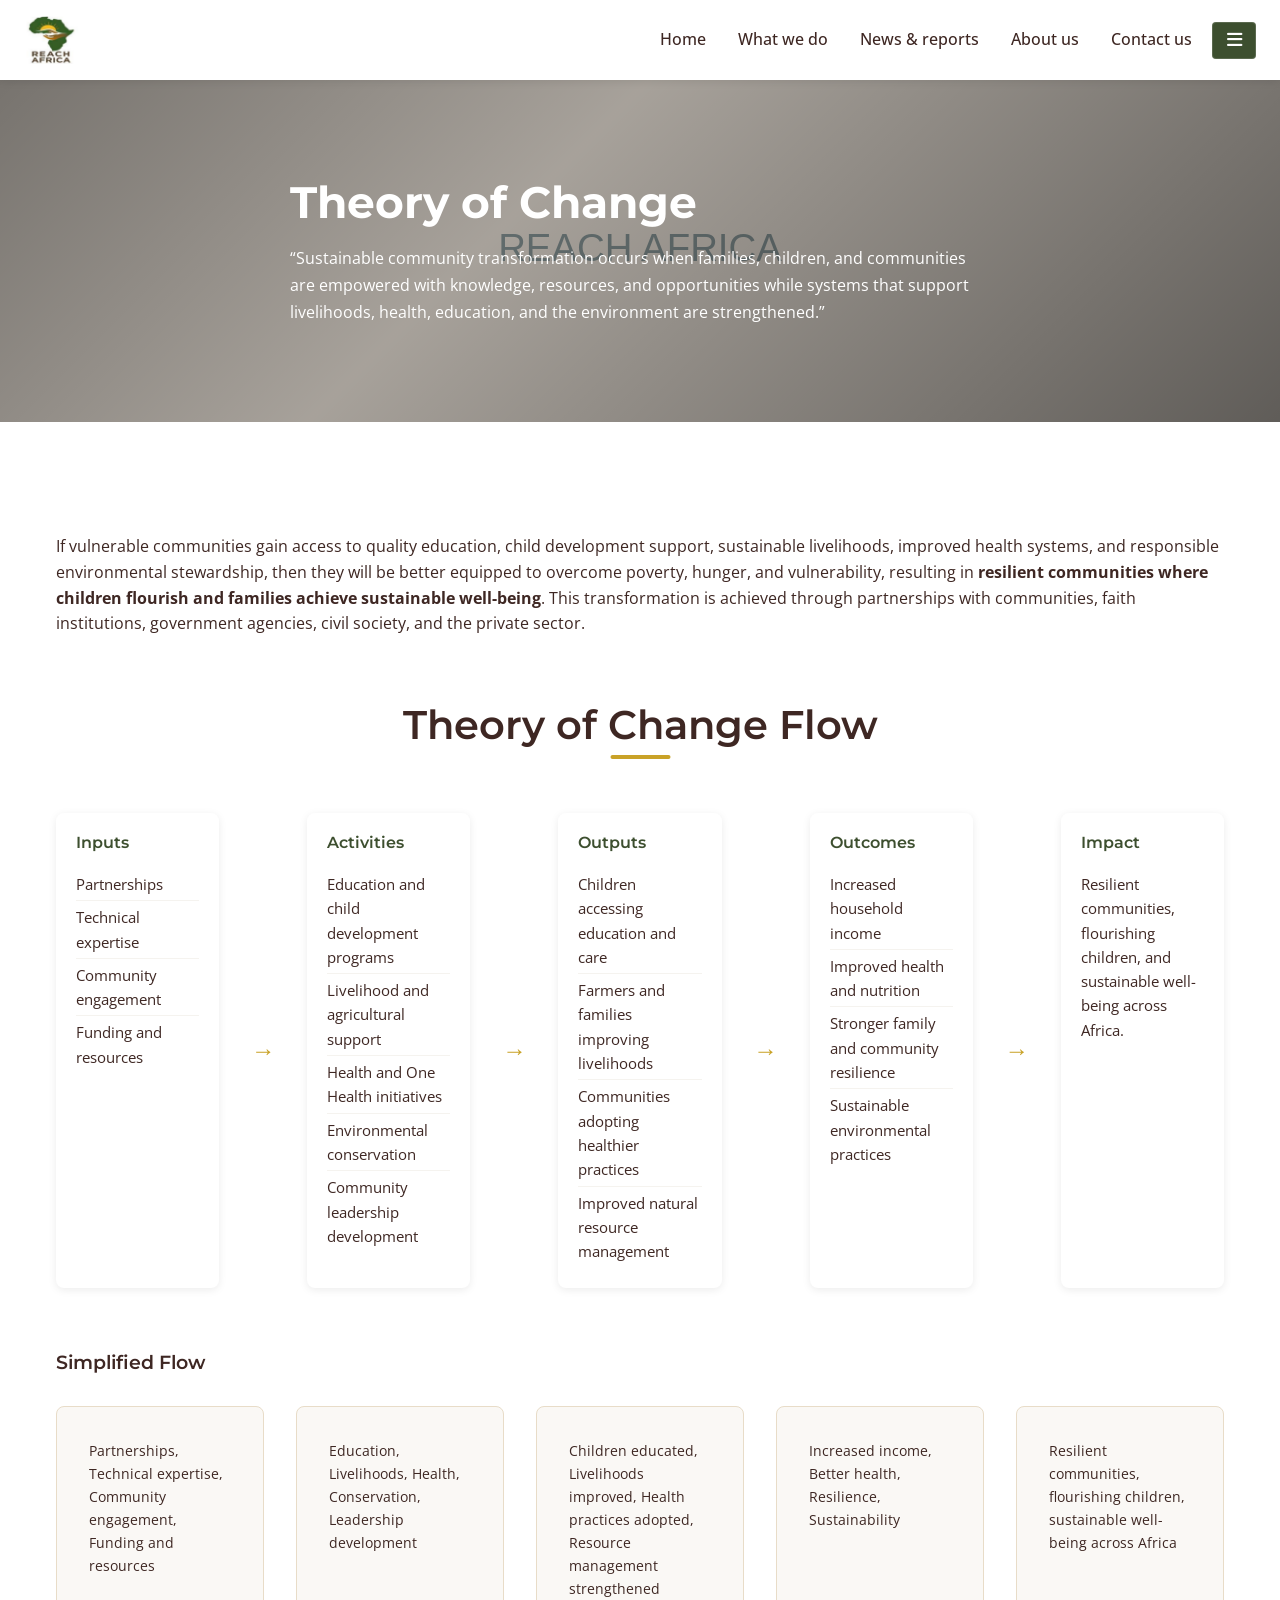
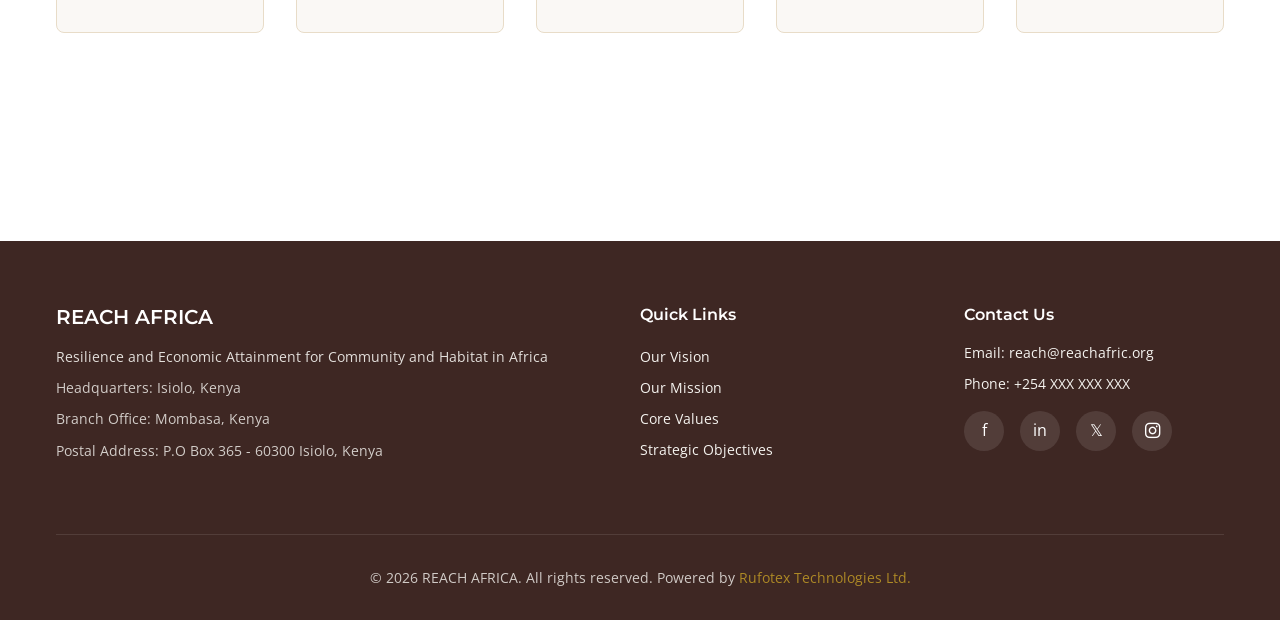
<file: theory-of-change.html>
<!DOCTYPE html>
<html lang="en">
<head>
    <meta charset="UTF-8">
    <meta name="viewport" content="width=device-width, initial-scale=1.0">
    <title>Theory of Change - REACH AFRICA</title>
    <meta name="description" content="REACH AFRICA's theory of change - how we achieve sustainable community transformation through inputs, activities, outputs, outcomes, and impact.">
    <link href="https://fonts.googleapis.com/css2?family=Montserrat:wght@400;500;600;700&family=Open+Sans:wght@300;400;600&display=swap" rel="stylesheet">
    <link rel="stylesheet" href="https://cdnjs.cloudflare.com/ajax/libs/font-awesome/6.5.1/css/all.min.css" crossorigin="anonymous" referrerpolicy="no-referrer" />
    <link rel="stylesheet" href="css/style.css">
    <link rel="stylesheet" href="css/animations.css">
    <link rel="stylesheet" href="css/responsive.css">
</head>
<body>
    <header class="header">
        <div class="container">
            <nav class="navbar">
                <a href="index.html" class="logo" aria-label="REACH AFRICA – Home">
                    <img src="assets/logo.png" alt="REACH AFRICA – Resilience and Economic Attainment for Community and Habitat in Africa" width="200" height="48">
                </a>
                <button class="mobile-menu-toggle" aria-label="Toggle menu" aria-expanded="false">
                    <span></span><span></span><span></span>
                </button>
                <ul class="nav-menu">
                    <li><a href="index.html" class="nav-link">Home</a></li>
                    <li><a href="our-work.html" class="nav-link">What we do</a></li>
                    <li><a href="news-reports.html" class="nav-link">News &amp; reports</a></li>
                    <li><a href="about.html" class="nav-link">About us</a></li>
                    <li><a href="index.html#contact" class="nav-link">Contact us</a></li>
                    <li class="nav-more">
                        <button type="button" class="nav-link more-toggle active" aria-label="Open more menu" aria-expanded="false"><i class="fa-solid fa-bars" aria-hidden="true"></i></button>
                        <ul class="more-menu">
                            <li><a href="#contact" class="nav-link">Donate</a></li>
                            <li><a href="theory-of-change.html" class="nav-link active">Theory of Change</a></li>
                            <li><a href="index.html#partner" class="nav-link">Partner With Us</a></li>
                        </ul>
                    </li>
                </ul>
            </nav>
        </div>
    </header>

    <main>
        <section class="toc-hero">
            <div class="toc-hero-background">
                <img src="assets/images/placeholder.svg" alt="Community gathering representing REACH AFRICA's Theory of Change">
                <div class="toc-hero-overlay"></div>
            </div>
            <div class="container toc-hero-content">
                <h1 class="toc-hero-title">Theory of Change</h1>
                <p class="toc-hero-quote">“Sustainable community transformation occurs when families, children, and communities are empowered with knowledge, resources, and opportunities while systems that support livelihoods, health, education, and the environment are strengthened.”</p>
            </div>
        </section>

        <section class="theory-flow">
            <div class="container">
                <p style="margin-bottom: var(--spacing-lg);">If vulnerable communities gain access to quality education, child development support, sustainable livelihoods, improved health systems, and responsible environmental stewardship, then they will be better equipped to overcome poverty, hunger, and vulnerability, resulting in <strong>resilient communities where children flourish and families achieve sustainable well-being</strong>. This transformation is achieved through partnerships with communities, faith institutions, government agencies, civil society, and the private sector.</p>

                <h2 class="section-title">Theory of Change Flow</h2>
                <div class="flow-diagram">
                    <div class="flow-stage" data-stage="inputs">
                        <h3>Inputs</h3>
                        <ul class="stage-items">
                            <li>Partnerships</li>
                            <li>Technical expertise</li>
                            <li>Community engagement</li>
                            <li>Funding and resources</li>
                        </ul>
                    </div>
                    <div class="flow-arrow" aria-hidden="true">→</div>
                    <div class="flow-stage" data-stage="activities">
                        <h3>Activities</h3>
                        <ul class="stage-items">
                            <li>Education and child development programs</li>
                            <li>Livelihood and agricultural support</li>
                            <li>Health and One Health initiatives</li>
                            <li>Environmental conservation</li>
                            <li>Community leadership development</li>
                        </ul>
                    </div>
                    <div class="flow-arrow" aria-hidden="true">→</div>
                    <div class="flow-stage" data-stage="outputs">
                        <h3>Outputs</h3>
                        <ul class="stage-items">
                            <li>Children accessing education and care</li>
                            <li>Farmers and families improving livelihoods</li>
                            <li>Communities adopting healthier practices</li>
                            <li>Improved natural resource management</li>
                        </ul>
                    </div>
                    <div class="flow-arrow" aria-hidden="true">→</div>
                    <div class="flow-stage" data-stage="outcomes">
                        <h3>Outcomes</h3>
                        <ul class="stage-items">
                            <li>Increased household income</li>
                            <li>Improved health and nutrition</li>
                            <li>Stronger family and community resilience</li>
                            <li>Sustainable environmental practices</li>
                        </ul>
                    </div>
                    <div class="flow-arrow" aria-hidden="true">→</div>
                    <div class="flow-stage" data-stage="impact">
                        <h3>Impact</h3>
                        <ul class="stage-items">
                            <li>Resilient communities, flourishing children, and sustainable well-being across Africa.</li>
                        </ul>
                    </div>
                </div>

                <div class="simplified-flow">
                    <h3>Simplified Flow</h3>
                    <div class="flow-grid">
                        <div class="flow-card">Partnerships, Technical expertise, Community engagement, Funding and resources</div>
                        <div class="flow-card">Education, Livelihoods, Health, Conservation, Leadership development</div>
                        <div class="flow-card">Children educated, Livelihoods improved, Health practices adopted, Resource management strengthened</div>
                        <div class="flow-card">Increased income, Better health, Resilience, Sustainability</div>
                        <div class="flow-card">Resilient communities, flourishing children, sustainable well-being across Africa</div>
                    </div>
                </div>
            </div>
        </section>
    </main>

    <footer class="footer" id="contact">
        <div class="container">
            <div class="footer-grid">
                <div class="footer-info">
                    <h3>REACH AFRICA</h3>
                    <p>Resilience and Economic Attainment for Community and Habitat in Africa</p>
                    <address>
                        <p>Headquarters: Isiolo, Kenya</p>
                        <p>Branch Office: Mombasa, Kenya</p>
                        <p>Postal Address: P.O Box 365 - 60300 Isiolo, Kenya</p>
                    </address>
                </div>
                <div class="footer-links">
                    <h4>Quick Links</h4>
                    <ul>
                        <li><a href="index.html#vision">Our Vision</a></li>
                        <li><a href="index.html#mission">Our Mission</a></li>
                        <li><a href="index.html#values">Core Values</a></li>
                        <li><a href="our-work.html#objectives">Strategic Objectives</a></li>
                    </ul>
                </div>
                <div class="footer-contact">
                    <h4>Contact Us</h4>
                    <p>Email: reach@reachafric.org</p>
                    <p>Phone: +254 XXX XXX XXX</p>
                    <div class="social-links">
                        <a href="https://www.facebook.com/profile.php?id=61573286812009" target="_blank" rel="noopener noreferrer" aria-label="Facebook">f</a>
                        <a href="https://www.linkedin.com/company/reachafric" target="_blank" rel="noopener noreferrer" aria-label="LinkedIn">in</a>
                        <a href="https://x.com/reachafric" target="_blank" rel="noopener noreferrer" aria-label="Twitter">𝕏</a>
                        <a href="https://www.instagram.com/reachafric?igsh=MWVrNGdzcTA0cW9peQ==" target="_blank" rel="noopener noreferrer" aria-label="Instagram"><i class="fa-brands fa-instagram" aria-hidden="true"></i></a>
                    </div>
                </div>
            </div>
            <div class="footer-bottom">
                <p>&copy; 2026 REACH AFRICA. All rights reserved. Powered by <a href="https://rufotex.com" target="_blank" rel="noopener">Rufotex Technologies Ltd.</a></p>
            </div>
        </div>
    </footer>

    <script src="js/main.js"></script>
    <script src="js/animations.js"></script>
</body>
</html>
</file>
<file: css/style.css>
/* REACH AFRICA - Design System (Logo theme: olive, brown, yellow/orange, tan) */
:root {
    /* Color Palette - from REACH AFRICA logo */
    --primary: #3d4f2f;
    --primary-light: #4a5d34;
    --primary-dark: #2d3a22;
    
    --secondary: #5d4e47;
    --secondary-light: #8d6e63;
    --secondary-dark: #3e2723;
    
    --accent: #c9a227;
    --accent-light: #e5a447;
    --accent-dark: #b8921f;
    
    --neutral-100: #faf8f5;
    --neutral-200: #f5f3ef;
    --neutral-300: #e8dcc8;
    --neutral-400: #a0826d;
    --neutral-500: #3e2723;
    
    --white: #FFFFFF;
    --black: #1A1A1A;
    
    /* Typography */
    --font-heading: 'Montserrat', sans-serif;
    --font-body: 'Open Sans', sans-serif;
    
    /* Spacing */
    --spacing-xs: 0.5rem;
    --spacing-sm: 1rem;
    --spacing-md: 2rem;
    --spacing-lg: 4rem;
    --spacing-xl: 6rem;
    
    /* Container */
    --container-max: 1200px;
    --container-padding: 1rem;
    
    /* Transitions */
    --transition-fast: 0.2s ease;
    --transition-normal: 0.3s ease;
    --transition-slow: 0.5s ease;
    
    /* Shadows */
    --shadow-sm: 0 2px 8px rgba(0,0,0,0.08);
    --shadow-md: 0 6px 16px rgba(0,0,0,0.12);
    --shadow-lg: 0 10px 28px rgba(0,0,0,0.16);
    
    /* Border Radius */
    --radius-sm: 4px;
    --radius-md: 8px;
    --radius-lg: 16px;
}

/* Reset & Base */
*, *::before, *::after {
    margin: 0;
    padding: 0;
    box-sizing: border-box;
}

html {
    scroll-behavior: smooth;
}

body {
    font-family: var(--font-body);
    color: var(--neutral-500);
    line-height: 1.6;
    overflow-x: hidden;
}

h1, h2, h3, h4, h5, h6 {
    font-family: var(--font-heading);
    font-weight: 600;
    line-height: 1.2;
}

a {
    color: var(--primary);
    text-decoration: none;
    transition: color var(--transition-fast);
}

a:hover {
    color: var(--primary-dark);
}

img {
    max-width: 100%;
    height: auto;
    display: block;
}

.container {
    max-width: var(--container-max);
    margin: 0 auto;
    padding: 0 var(--container-padding);
}

/* Typography */
.section-title {
    font-size: clamp(1.75rem, 4vw, 2.5rem);
    margin-bottom: var(--spacing-lg);
    position: relative;
    display: inline-block;
    color: var(--neutral-500);
    text-align: center;
    left: 50%;
    transform: translateX(-50%);
}

.section-title::after {
    content: '';
    position: absolute;
    bottom: -10px;
    left: 50%;
    margin-left: -30px;
    width: 60px;
    height: 4px;
    background: var(--accent);
    border-radius: 999px;
}

.section-title.no-underline::after {
    display: none;
}

.text-accent {
    color: var(--accent);
}

.highlight {
    color: var(--primary);
    font-weight: 600;
}

.location {
    color: var(--secondary);
    font-weight: 500;
}

/* Buttons */
.btn {
    display: inline-block;
    padding: 0.75rem 1.5rem;
    border-radius: var(--radius-md);
    text-decoration: none;
    font-weight: 600;
    font-family: var(--font-body);
    transition: all var(--transition-normal);
    cursor: pointer;
    border: none;
    font-size: 1rem;
}

.btn-primary {
    background: var(--primary);
    color: var(--white);
}

.btn-primary:hover {
    background: var(--secondary-dark);
    color: var(--white);
    transform: translateY(-2px);
    box-shadow: var(--shadow-md);
}

.btn-primary:focus-visible {
    outline: 3px solid var(--accent);
    outline-offset: 2px;
}

.btn-secondary {
    background: var(--secondary);
    color: var(--white);
}

.btn-secondary:hover {
    background: var(--secondary-dark);
    transform: translateY(-2px);
    box-shadow: var(--shadow-md);
}

.btn-outline {
    border: 2px solid var(--white);
    color: var(--white);
    background: transparent;
}

.btn-outline:hover {
    background: var(--secondary-dark);
    color: var(--white);
}

/* Header & Navigation */
.header {
    position: fixed;
    top: 0;
    left: 0;
    right: 0;
    z-index: 1000;
    background: var(--white);
    box-shadow: var(--shadow-sm);
    transition: box-shadow var(--transition-normal);
}

.header.sticky {
    box-shadow: var(--shadow-md);
}

.header .container {
    max-width: none;
    width: 100%;
    padding: 0 1.5rem;
}

.navbar {
    display: flex;
    align-items: center;
    justify-content: space-between;
    padding: var(--spacing-sm) 0;
    gap: var(--spacing-md);
}

.logo {
    display: flex;
    align-items: center;
    text-decoration: none;
    min-height: 44px;
}

.logo:focus-visible {
    outline: 3px solid var(--accent);
    outline-offset: 2px;
    border-radius: var(--radius-sm);
}

.logo img {
    height: 48px;
    width: auto;
    max-width: 200px;
    object-fit: contain;
}

.logo-text,
.logo-full {
    display: none;
}

.mobile-menu-toggle {
    display: none;
    flex-direction: column;
    justify-content: center;
    gap: 5px;
    width: 44px;
    height: 44px;
    background: none;
    border: none;
    cursor: pointer;
    padding: 8px;
}

.mobile-menu-toggle span {
    display: block;
    width: 24px;
    height: 2px;
    background: var(--neutral-500);
    transition: all var(--transition-normal);
}

.mobile-menu-toggle.active span:nth-child(1) {
    transform: rotate(45deg) translate(5px, 5px);
}

.mobile-menu-toggle.active span:nth-child(2) {
    opacity: 0;
}

.mobile-menu-toggle.active span:nth-child(3) {
    transform: rotate(-45deg) translate(5px, -5px);
}

.nav-menu {
    display: flex;
    align-items: center;
    list-style: none;
    gap: var(--spacing-xs);
}

.nav-link {
    padding: 0.5rem 0.75rem;
    color: var(--neutral-500);
    font-weight: 500;
    border-radius: var(--radius-sm);
    transition: background var(--transition-fast), color var(--transition-fast);
}

.nav-link:hover,
.nav-link.active {
    color: var(--white);
    background: var(--primary);
    box-shadow: inset 0 0 0 1px rgba(255, 255, 255, 0.15);
}

.nav-link:focus-visible {
    outline: 3px solid var(--accent);
    outline-offset: 2px;
}

.nav-menu .btn {
    margin-left: var(--spacing-xs);
}

.nav-more {
    position: relative;
}

.more-toggle {
    background: transparent;
    border: none;
    min-width: 44px;
    justify-content: center;
    font-size: 1.1rem;
}

.more-toggle i {
    display: inline-block;
    transition: transform 0.3s ease, color 0.3s ease;
    transform-origin: center;
}

.nav-more.open .more-toggle i {
    transform: rotate(90deg) scale(1.08);
    color: var(--white);
}

.nav-more.open .more-toggle {
    background: var(--primary);
    color: var(--white);
}

.more-menu {
    position: absolute;
    top: calc(100% + 0.35rem);
    right: 0;
    min-width: 220px;
    list-style: none;
    background: var(--white);
    border: 1px solid var(--neutral-300);
    border-radius: var(--radius-md);
    box-shadow: var(--shadow-md);
    padding: 0.4rem;
    display: none;
    z-index: 1200;
}

.nav-more.open .more-menu {
    display: block;
}

.more-menu .nav-link {
    display: block;
    width: 100%;
    text-align: left;
    margin: 0;
}

/* Hero Section */
.hero {
    position: relative;
    min-height: 82vh;
    width: 100%;
    display: flex;
    flex-direction: column;
    justify-content: center;
    align-items: center;
    color: var(--white);
    overflow: hidden;
    padding-bottom: 140px;
    box-sizing: border-box;
}

.hero-background {
    position: absolute;
    top: 0;
    left: 0;
    width: 100%;
    height: 100%;
    z-index: -1;
}

.hero-background img {
    width: 100%;
    height: 100%;
    object-fit: cover;
    will-change: transform;
    transform: translate3d(0, 0, 0) scale(1.08);
}

.hero-overlay {
    position: absolute;
    top: 0;
    left: 0;
    width: 100%;
    height: 100%;
    background: linear-gradient(
        90deg,
        rgba(61, 79, 47, 0.92) 0%,
        rgba(61, 79, 47, 0.88) 34%,
        rgba(61, 79, 47, 0.55) 50%,
        rgba(61, 79, 47, 0.2) 65%,
        rgba(0, 0, 0, 0.05) 100%
    );
    z-index: 1;
}

.hero-content {
    position: relative;
    z-index: 3;
    max-width: 680px;
    padding: var(--spacing-xl) var(--container-padding);
    width: 100%;
    margin: 0;
    text-align: left;
}

/* Pull hero copy further to the left */
.hero .hero-content.container {
    max-width: none;
    padding-left: clamp(1rem, 3vw, 2.5rem);
    padding-right: var(--container-padding);
}

.hero-tagline {
    display: inline-block;
    background: var(--accent);
    color: var(--neutral-500);
    padding: 0.25rem 1rem;
    border-radius: var(--radius-sm);
    font-size: 0.875rem;
    font-weight: 600;
    margin-bottom: var(--spacing-md);
}

.hero-title {
    font-size: clamp(2.4rem, 5.3vw, 4.35rem);
    margin-bottom: var(--spacing-md);
    line-height: 1.12;
    color: var(--white);
    font-weight: 700;
    text-shadow: 0 3px 14px rgba(0, 0, 0, 0.28);
}

.hero-title .text-accent {
    color: var(--accent);
}

.hero-subtitle {
    font-size: clamp(1rem, 1.8vw, 1.15rem);
    margin-bottom: var(--spacing-lg);
    opacity: 0.96;
    max-width: 520px;
    text-shadow: 0 2px 10px rgba(0, 0, 0, 0.24);
}

/* Objectives Hero (Our Work page) */
.objectives-hero {
    position: relative;
    min-height: 320px;
    color: var(--white);
    overflow: hidden;
    display: flex;
    align-items: center;
}

.objectives-hero-background {
    position: absolute;
    inset: 0;
    z-index: -1;
}

.objectives-hero-background img {
    width: 100%;
    height: 100%;
    object-fit: cover;
}

.objectives-hero-overlay {
    position: absolute;
    inset: 0;
    background: linear-gradient(135deg, rgba(0,0,0,0.45) 0%, rgba(0,0,0,0.25) 40%, rgba(0,0,0,0.55) 100%);
}

.objectives-hero-content {
    position: relative;
    padding: var(--spacing-xl) var(--container-padding);
    text-align: left;
}

.objectives-hero-title {
    font-size: clamp(2.25rem, 5vw, 3rem);
    font-weight: 700;
    margin-bottom: var(--spacing-sm);
}

.objectives-hero-subtitle {
    font-size: 1.05rem;
    max-width: 520px;
    line-height: 1.6;
}

/* Theory of Change Hero */
.toc-hero {
    position: relative;
    min-height: 320px;
    color: var(--white);
    overflow: hidden;
    display: flex;
    align-items: center;
}

.toc-hero-background {
    position: absolute;
    inset: 0;
    z-index: -1;
}

.toc-hero-background img {
    width: 100%;
    height: 100%;
    object-fit: cover;
}

.toc-hero-overlay {
    position: absolute;
    inset: 0;
    background: linear-gradient(135deg, rgba(0,0,0,0.5) 0%, rgba(0,0,0,0.3) 40%, rgba(0,0,0,0.6) 100%);
}

.toc-hero-content {
    position: relative;
    padding: var(--spacing-xl) var(--container-padding);
    text-align: left;
    max-width: 900px;
}

.toc-hero-title {
    font-size: clamp(2rem, 4.5vw, 2.75rem);
    font-weight: 700;
    margin-bottom: var(--spacing-sm);
}

.toc-hero-quote {
    font-size: 1rem;
    line-height: 1.7;
    max-width: 700px;
}

.hero-bottom {
    position: absolute;
    bottom: var(--spacing-lg);
    left: 0;
    right: 0;
    z-index: 2;
    display: flex;
    flex-direction: column;
    align-items: center;
    gap: var(--spacing-md);
    padding: 0 var(--container-padding);
    max-width: var(--container-max);
    margin-left: auto;
    margin-right: auto;
}

.hero-buttons {
    display: flex;
    flex-wrap: wrap;
    gap: var(--spacing-sm);
    justify-content: center;
}

.hero-stats {
    display: flex;
    justify-content: space-around;
    flex-wrap: wrap;
    gap: var(--spacing-md);
    background: rgba(255,255,255,0.12);
    backdrop-filter: blur(10px);
    padding: var(--spacing-md) var(--container-padding);
    border-radius: var(--radius-lg);
    width: 100%;
    box-sizing: border-box;
}

.stat-item {
    text-align: center;
}

.stat-number {
    display: block;
    font-size: clamp(1.75rem, 3vw, 2.5rem);
    font-weight: 700;
    font-family: var(--font-heading);
    color: var(--white);
}

.stat-label {
    font-size: 0.875rem;
    opacity: 0.9;
}

/* Vision & Mission */
.vision-mission {
    padding: var(--spacing-xl) 0;
    background: var(--neutral-100);
}

.split-layout {
    display: grid;
    grid-template-columns: 1fr 1fr;
    gap: var(--spacing-lg);
    align-items: stretch;
}

.vision-card,
.mission-card {
    background: var(--white);
    border: 1px solid var(--neutral-300);
    border-radius: var(--radius-lg);
    padding: var(--spacing-lg);
    box-shadow: var(--shadow-sm);
    text-align: left;
}

.card-icon {
    font-size: 2rem;
    margin-bottom: var(--spacing-sm);
    color: var(--primary);
}

.vision-card .card-icon,
.mission-card .card-icon {
    display: flex;
    align-items: center;
    justify-content: center;
    margin-left: auto;
    margin-right: auto;
}

.vision-card h2,
.mission-card h2 {
    color: var(--primary);
    font-size: 1.5rem;
    letter-spacing: 0.03em;
    font-weight: 700;
    margin-bottom: var(--spacing-sm);
    text-transform: uppercase;
    padding-bottom: 0.75rem;
    border-bottom: 2px solid var(--neutral-300);
    text-align: center;
}

.vision-card p,
.mission-card p {
    color: var(--neutral-500);
    line-height: 1.75;
    margin: 0 auto;
    text-align: center;
    max-width: 52ch;
}

.card-hover {
    transition: all var(--transition-normal);
}

.card-hover:hover {
    transform: translateY(-5px);
    box-shadow: var(--shadow-lg);
}

/* Values Grid */
.values {
    padding: var(--spacing-xl) 0;
}

.values-grid {
    display: grid;
    grid-template-columns: repeat(3, 1fr);
    gap: var(--spacing-lg);
    margin-top: var(--spacing-lg);
}

/* News & Reports */
.news-hero {
    position: relative;
    min-height: 320px;
    color: var(--white);
    overflow: hidden;
    display: flex;
    align-items: center;
}

.news-hero-background {
    position: absolute;
    inset: 0;
    z-index: -1;
}

.news-hero-background img {
    width: 100%;
    height: 100%;
    object-fit: cover;
}

.news-hero-overlay {
    position: absolute;
    inset: 0;
    background: linear-gradient(135deg, rgba(0, 0, 0, 0.45) 0%, rgba(0, 0, 0, 0.25) 40%, rgba(0, 0, 0, 0.55) 100%);
}

.news-hero-content {
    position: relative;
    padding: var(--spacing-xl) var(--container-padding);
    text-align: left;
}

.news-hero-title {
    font-size: clamp(2.25rem, 5vw, 3rem);
    font-weight: 700;
    margin-bottom: var(--spacing-sm);
}

.news-hero-subtitle {
    font-size: 1.05rem;
    max-width: 560px;
    line-height: 1.6;
}

.news-reports {
    padding: var(--spacing-xl) 0;
    background: var(--neutral-100);
}

.news-grid {
    display: grid;
    grid-template-columns: repeat(auto-fit, minmax(280px, 1fr));
    gap: var(--spacing-lg);
    margin-top: var(--spacing-lg);
}

.news-card {
    background: var(--white);
    border: 1px solid var(--neutral-300);
    border-radius: var(--radius-lg);
    padding: var(--spacing-md);
    display: flex;
    flex-direction: column;
    min-height: 100%;
    transition: transform 0.25s ease, box-shadow 0.25s ease;
}

.news-card:hover {
    transform: translateY(-4px);
    box-shadow: 0 10px 24px rgba(0, 0, 0, 0.08);
}

.news-photo {
    width: 100%;
    aspect-ratio: 16 / 9;
    object-fit: cover;
    border-radius: var(--radius-md);
    margin-bottom: var(--spacing-md);
    border: 1px solid var(--neutral-300);
}

.news-meta {
    font-size: 0.8rem;
    font-weight: 600;
    letter-spacing: 0.02em;
    color: var(--neutral-500);
    margin-bottom: var(--spacing-xs);
    text-transform: uppercase;
}

.news-title {
    color: var(--primary);
    margin-bottom: var(--spacing-sm);
    font-size: 1.4rem;
    line-height: 1.3;
}

.news-excerpt {
    margin-bottom: var(--spacing-sm);
    color: var(--neutral-500);
    line-height: 1.6;
}

.news-link {
    margin-top: auto;
    display: inline-flex;
    align-items: center;
    gap: 0.45rem;
    font-weight: 600;
    color: var(--primary);
}

.news-link:hover,
.news-link:focus-visible {
    color: var(--secondary-dark);
}

.value-card {
    background: var(--white);
    padding: var(--spacing-lg);
    border-radius: var(--radius-lg);
    box-shadow: 0 6px 14px rgba(61, 79, 47, 0.18);
    transition: transform 0.3s ease, box-shadow 0.3s ease, border-color 0.3s ease;
    text-align: center;
    border: 1px solid var(--neutral-300);
}

.value-card:hover {
    transform: translateY(-8px);
    box-shadow: 0 14px 30px rgba(61, 79, 47, 0.28);
}

.value-icon {
    font-size: 3rem;
    margin-bottom: var(--spacing-md);
    color: var(--black);
}

.value-card h3 {
    color: var(--primary);
    margin-bottom: var(--spacing-sm);
    font-size: 1.1rem;
}

.value-card p {
    color: var(--neutral-500);
    font-size: 0.95rem;
}

/* Partner With Us Section */
.partner-section {
    padding: var(--spacing-lg) 0;
    background: var(--neutral-200);
}

.partner-section .container {
    max-width: var(--container-max);
}

.partner-card {
    background: var(--accent);
    color: var(--neutral-500);
    border-radius: var(--radius-lg);
    padding: var(--spacing-lg) var(--spacing-xl);
    max-width: 100%;
    width: 100%;
    margin: 0 auto;
    text-align: center;
    box-shadow: none;
}

.partner-title {
    color: var(--primary-dark);
    font-size: 1.75rem;
    margin-bottom: var(--spacing-sm);
}

.partner-description {
    color: var(--primary-dark);
    margin-bottom: var(--spacing-md);
    line-height: 1.6;
    max-width: 520px;
    margin-left: auto;
    margin-right: auto;
}

.partner-buttons {
    display: flex;
    flex-wrap: wrap;
    gap: var(--spacing-sm);
    justify-content: center;
}

.btn-partner-outline {
    display: inline-block;
    padding: 0.75rem 1.5rem;
    border-radius: var(--radius-md);
    font-weight: 600;
    font-family: var(--font-body);
    border: 2px solid var(--primary-dark);
    color: var(--primary-dark);
    background: transparent;
    text-decoration: none;
    transition: all var(--transition-normal);
}

.btn-partner-outline:hover {
    background: var(--primary-dark);
    color: var(--white);
}

/* Contact Details Section */
.contact-details-section {
    padding: var(--spacing-xl) 0;
    background: var(--neutral-200);
}

.contact-container {
    max-width: 960px;
}

.contact-section-header {
    text-align: center;
    margin-bottom: var(--spacing-lg);
    padding-bottom: var(--spacing-sm);
}

.contact-section-title {
    font-size: clamp(1.75rem, 4vw, 2.25rem);
    color: var(--primary-dark);
    margin-bottom: var(--spacing-sm);
    letter-spacing: 0.02em;
    font-weight: 700;
}

.contact-section-accent {
    display: block;
    width: 64px;
    height: 4px;
    background: var(--accent);
    border-radius: 2px;
    margin: 0 auto var(--spacing-md);
}

.contact-section-subtitle {
    color: var(--neutral-500);
    font-size: 1.0625rem;
    margin: 0;
    line-height: 1.5;
    max-width: 480px;
    margin-left: auto;
    margin-right: auto;
}

.contact-cards-grid {
    display: grid;
    grid-template-columns: 1fr 1fr;
    gap: var(--spacing-lg);
    align-items: stretch;
}

.contact-details-card,
.visit-us-card {
    display: flex;
    flex-direction: column;
    border-radius: var(--radius-lg);
    overflow: hidden;
}

.contact-details-card {
    background: var(--primary-dark);
    color: var(--white);
    padding: var(--spacing-lg) var(--spacing-md);
    box-shadow: none;
}

.contact-details-title {
    color: var(--white);
    font-size: 1.25rem;
    font-weight: 600;
    margin-bottom: var(--spacing-md);
    padding-bottom: var(--spacing-sm);
    border-bottom: 1px solid rgba(255, 255, 255, 0.15);
}

.contact-details-list {
    list-style: none;
    display: flex;
    flex-direction: column;
    gap: 0;
    margin: 0;
    padding: 0;
}

.contact-details-item {
    display: flex;
    align-items: flex-start;
    gap: var(--spacing-sm);
    padding: var(--spacing-sm) 0;
    border-bottom: 1px solid rgba(255, 255, 255, 0.08);
}

.contact-details-item:last-child {
    border-bottom: none;
}

.contact-icon {
    flex-shrink: 0;
    width: 28px;
    height: 28px;
    color: var(--accent);
    margin-top: 2px;
}

.contact-icon svg {
    width: 24px;
    height: 24px;
}

.contact-item-content {
    display: flex;
    flex-direction: column;
    gap: 0.125rem;
}

.contact-label {
    font-size: 0.8125rem;
    text-transform: uppercase;
    letter-spacing: 0.05em;
    opacity: 0.85;
}

.contact-value {
    font-size: 1rem;
    font-weight: 600;
    color: var(--white);
    text-decoration: none;
    transition: color var(--transition-fast);
}

.contact-value:hover {
    color: var(--accent);
}

.contact-value:focus-visible {
    outline: 2px solid var(--accent);
    outline-offset: 2px;
    border-radius: 2px;
}

/* Visit Us Card */
.visit-us-card {
    background: var(--white);
    padding: var(--spacing-lg) var(--spacing-md);
    text-align: center;
    box-shadow: none;
    border: 1px solid var(--neutral-300);
}

.visit-us-icon {
    display: inline-flex;
    justify-content: center;
    align-items: center;
    margin: 0 auto var(--spacing-sm);
    color: var(--primary);
}

.visit-us-icon svg {
    width: 36px;
    height: 36px;
}

.visit-us-title {
    color: var(--primary);
    font-size: 1.25rem;
    font-weight: 600;
    margin-bottom: var(--spacing-sm);
}

.visit-us-text {
    color: var(--neutral-500);
    font-size: 0.9375rem;
    line-height: 1.6;
    margin: 0;
}

/* Footer */
.footer {
    background: var(--neutral-500);
    color: var(--neutral-200);
    padding: var(--spacing-lg) 0 var(--spacing-md);
    margin-top: var(--spacing-xl);
}

.footer-grid {
    display: grid;
    grid-template-columns: 2fr 1fr 1fr;
    gap: var(--spacing-lg);
    margin-bottom: var(--spacing-lg);
}

.footer-info h3 {
    color: var(--white);
    margin-bottom: var(--spacing-sm);
    font-size: 1.25rem;
}

.footer-info p,
.footer-info address {
    font-size: 0.9rem;
    font-style: normal;
    opacity: 0.9;
    margin-bottom: var(--spacing-xs);
}

.footer-links h4,
.footer-contact h4 {
    color: var(--white);
    margin-bottom: var(--spacing-sm);
    font-size: 1rem;
}

.footer-links ul {
    list-style: none;
}

.footer-links a {
    color: var(--neutral-200);
    display: block;
    padding: 0.25rem 0;
    font-size: 0.9rem;
}

.footer-links a:hover {
    color: var(--accent);
}

.footer-contact p {
    font-size: 0.9rem;
    margin-bottom: var(--spacing-xs);
}

.social-links {
    display: flex;
    gap: var(--spacing-sm);
    margin-top: var(--spacing-sm);
}

.social-links a {
    display: flex;
    align-items: center;
    justify-content: center;
    width: 40px;
    height: 40px;
    background: rgba(255,255,255,0.1);
    border-radius: 50%;
    color: var(--white);
    transition: background var(--transition-fast);
}

.social-links a:hover {
    background: var(--accent);
    color: var(--white);
}

.social-links a i {
    font-size: 1.1rem;
    line-height: 1;
}

.footer-bottom {
    padding-top: var(--spacing-md);
    border-top: 1px solid rgba(255,255,255,0.1);
    text-align: center;
}

.footer-bottom p {
    font-size: 0.85rem;
    margin: 0;
    opacity: 0.8;
}

.footer-bottom a {
    color: var(--accent);
}

.footer-bottom a:hover {
    color: var(--accent-light);
}

/* About page */
.about-background {
    padding: var(--spacing-xl) 0;
}

.two-column {
    display: grid;
    grid-template-columns: 1fr 1fr;
    gap: var(--spacing-lg);
    align-items: start;
}

.two-column .content h2 {
    color: var(--primary);
    margin-bottom: var(--spacing-md);
}

.two-column .content p {
    margin-bottom: var(--spacing-sm);
}

.image-collage {
    display: grid;
    grid-template-columns: 1fr 1fr;
    gap: var(--spacing-sm);
}

.image-collage img {
    width: 100%;
    border-radius: var(--radius-md);
    object-fit: cover;
    min-height: 180px;
}

/* Geographic presence */
.geographic-presence {
    padding: var(--spacing-xl) 0;
    background: var(--neutral-100);
}

.geographic-presence h2 {
    margin-bottom: var(--spacing-lg);
    color: var(--neutral-500);
}

.map-container {
    margin-bottom: var(--spacing-lg);
}

/* Google Maps embeds (About page) */
.map-embed-grid {
    display: grid;
    grid-template-columns: 1fr 1fr;
    gap: var(--spacing-md);
}

.map-embed-card {
    background: var(--white);
    border: 1px solid var(--neutral-300);
    border-radius: var(--radius-lg);
    overflow: hidden;
    box-shadow: none;
}

.map-embed-header {
    display: flex;
    align-items: baseline;
    justify-content: space-between;
    gap: var(--spacing-sm);
    padding: var(--spacing-sm) var(--spacing-md);
    background: var(--neutral-100);
    border-bottom: 1px solid var(--neutral-300);
}

.map-embed-header h3 {
    margin: 0;
    color: var(--neutral-500);
    font-size: 1rem;
}

.map-open-link {
    font-size: 0.875rem;
    color: var(--primary);
    text-decoration: none;
    font-weight: 600;
}

.map-open-link:hover {
    color: var(--secondary-dark);
    text-decoration: underline;
}

.map-embed-frame {
    position: relative;
    width: 100%;
    aspect-ratio: 16 / 10;
    background: var(--neutral-200);
}

.map-embed-frame iframe {
    position: absolute;
    inset: 0;
    width: 100%;
    height: 100%;
    border: 0;
}

.office-cards {
    display: grid;
    grid-template-columns: 1fr 1fr;
    gap: var(--spacing-md);
}

.office-card {
    background: var(--white);
    padding: var(--spacing-lg);
    border-radius: var(--radius-md);
    box-shadow: var(--shadow-sm);
}

.office-card h3 {
    color: var(--primary);
    margin-bottom: var(--spacing-xs);
}

.office-card address {
    font-style: normal;
    font-size: 0.9rem;
    color: var(--neutral-500);
}

/* Our Work - Timeline */
.strategic-objectives {
    padding: var(--spacing-xl) 0;
}

.strategic-objectives h2 {
    margin-bottom: var(--spacing-lg);
    color: var(--neutral-500);
}

.timeline {
    position: relative;
    padding-left: var(--spacing-md);
    border-left: 3px solid var(--neutral-200);
    margin-left: 1rem;
}

.timeline-item {
    position: relative;
    padding-bottom: var(--spacing-lg);
}

.timeline-item:last-child {
    padding-bottom: 0;
}

.timeline-number {
    position: absolute;
    left: calc(-1rem - 2rem);
    top: 0;
    width: 2.5rem;
    height: 2.5rem;
    background: var(--primary);
    color: var(--white);
    color: var(--white);
    border-radius: 50%;
    display: flex;
    align-items: center;
    justify-content: center;
    font-size: 0.75rem;
    font-weight: 700;
}

.timeline-content {
    background: var(--white);
    padding: var(--spacing-md);
    border-radius: var(--radius-md);
    box-shadow: var(--shadow-sm);
}

.timeline-content h3 {
    color: var(--primary);
    margin-bottom: var(--spacing-xs);
    font-size: 1.1rem;
}

.timeline-content p {
    font-size: 0.95rem;
    margin-bottom: var(--spacing-sm);
}

.progress-bar {
    height: 8px;
    background: var(--neutral-200);
    border-radius: var(--radius-sm);
    overflow: hidden;
}

.progress-fill {
    height: 100%;
    background: linear-gradient(90deg, var(--primary), var(--accent-light));
    border-radius: var(--radius-sm);
    transition: width var(--transition-slow);
}

/* Program Pillars */
.program-pillars {
    padding: var(--spacing-xl) 0;
    background: var(--neutral-100);
}

.program-pillars h2 {
    margin-bottom: var(--spacing-lg);
    color: var(--neutral-500);
}

.pillars-grid {
    display: grid;
    grid-template-columns: repeat(2, 1fr);
    gap: var(--spacing-md);
}

.pillar-card {
    background: var(--white);
    padding: var(--spacing-lg);
    border-radius: var(--radius-lg);
    box-shadow: var(--shadow-sm);
    transition: all var(--transition-normal);
    border: 1px solid var(--neutral-300);
}

.pillar-card:hover {
    box-shadow: var(--shadow-md);
}

.pillar-icon {
    font-size: 2.5rem;
    margin-bottom: var(--spacing-sm);
    color: var(--black);
}

.pillar-card h3 {
    color: var(--primary);
    margin-bottom: var(--spacing-xs);
    font-size: 1.1rem;
}

.pillar-summary {
    font-size: 0.95rem;
    margin-bottom: var(--spacing-sm);
}

.pillar-expand {
    width: auto;
    min-height: 40px;
    padding: 0.5rem 0.9rem;
    border-radius: 999px;
    border: 2px solid var(--primary);
    background: transparent;
    color: var(--primary);
    font-size: 0.9rem;
    cursor: pointer;
    transition: all var(--transition-fast);
    display: flex;
    align-items: center;
    justify-content: center;
    line-height: 1;
}

.pillar-expand:hover {
    background: var(--primary);
    color: var(--white);
}

.pillar-expand:focus-visible {
    outline: 3px solid var(--accent);
    outline-offset: 2px;
}

.pillar-details {
    margin-top: var(--spacing-md);
    padding-top: var(--spacing-md);
    border-top: 1px solid var(--neutral-200);
}

.pillar-details.hidden {
    display: none;
}

.pillar-details ul {
    margin: var(--spacing-sm) 0 0 1.25rem;
}

.pillar-details li {
    margin-bottom: 0.25rem;
}

/* Theory of Change */
.theory-flow {
    padding: calc(var(--spacing-xl) + 1rem) 0;
}

.core-belief {
    margin-bottom: var(--spacing-lg);
}

.core-belief blockquote {
    font-size: 1.25rem;
    font-style: italic;
    color: var(--neutral-500);
    border-left: 0;
    padding-left: 0;
    margin: 0;
}

.flow-diagram {
    display: flex;
    flex-wrap: wrap;
    align-items: stretch;
    gap: var(--spacing-md);
    margin-bottom: var(--spacing-lg);
}

.flow-stage {
    flex: 1;
    min-width: 140px;
    background: var(--white);
    padding: 1.25rem;
    border-radius: var(--radius-md);
    box-shadow: var(--shadow-sm);
}

.flow-stage h3 {
    color: var(--primary);
    margin-bottom: var(--spacing-sm);
    font-size: 1rem;
}

.stage-items {
    list-style: none;
    font-size: 0.95rem;
}

.stage-items li {
    padding: 0.25rem 0;
    border-bottom: 1px solid var(--neutral-200);
}

.stage-items li:last-child {
    border-bottom: none;
}

.flow-arrow {
    display: flex;
    align-items: center;
    justify-content: center;
    color: var(--accent);
    font-size: 1.5rem;
    font-weight: 700;
}

.simplified-flow h3 {
    margin-bottom: var(--spacing-md);
    color: var(--neutral-500);
}

.flow-grid {
    display: grid;
    grid-template-columns: repeat(auto-fit, minmax(200px, 1fr));
    gap: var(--spacing-md);
}

.flow-grid .flow-card {
    background: var(--neutral-100);
    padding: var(--spacing-md);
    border-radius: var(--radius-md);
    font-size: 0.9rem;
    border: 1px solid var(--neutral-300);
}

/* Main content spacing */
main {
    padding-top: 80px;
}

/* Contact / Partner section placeholder */
#contact,
#partner {
    scroll-margin-top: 100px;
}
</file>
<file: css/animations.css>
/* REACH AFRICA - Animations */

/* Fade Animations */
@keyframes fadeIn {
    from {
        opacity: 0;
        transform: translateY(20px);
    }
    to {
        opacity: 1;
        transform: translateY(0);
    }
}

.fade-out {
    opacity: 0;
    transform: translateY(20px);
    transition: opacity 0.6s ease, transform 0.6s ease;
}

.fade-in {
    opacity: 1 !important;
    transform: translateY(0) !important;
}

/* Pulse Animation */
@keyframes pulse {
    0% { transform: scale(1); }
    50% { transform: scale(1.05); }
    100% { transform: scale(1); }
}

.pulse {
    animation: pulse 2s infinite;
}

/* Slide In */
@keyframes slideInLeft {
    from {
        opacity: 0;
        transform: translateX(-50px);
    }
    to {
        opacity: 1;
        transform: translateX(0);
    }
}

@keyframes slideInRight {
    from {
        opacity: 0;
        transform: translateX(50px);
    }
    to {
        opacity: 1;
        transform: translateX(0);
    }
}

/* Hero and section entrance */
.hero-content {
    animation: fadeIn 1s ease-out;
}

.hero-stats {
    animation: slideInLeft 0.8s ease-out 0.3s both;
}

.vision-card {
    animation: slideInLeft 0.6s ease-out;
}

.mission-card {
    animation: slideInRight 0.6s ease-out;
}

/* Stagger children for value cards */
.values-grid .value-card:nth-child(1) { animation: fadeIn 0.6s ease-out 0.1s both; }
.values-grid .value-card:nth-child(2) { animation: fadeIn 0.6s ease-out 0.2s both; }
.values-grid .value-card:nth-child(3) { animation: fadeIn 0.6s ease-out 0.3s both; }
.values-grid .value-card:nth-child(4) { animation: fadeIn 0.6s ease-out 0.4s both; }
.values-grid .value-card:nth-child(5) { animation: fadeIn 0.6s ease-out 0.5s both; }
.values-grid .value-card:nth-child(6) { animation: fadeIn 0.6s ease-out 0.6s both; }
</file>
<file: css/responsive.css>
/* REACH AFRICA - Responsive Design */

/* Tablet (768px - 1024px) */
@media (max-width: 1024px) {
    .container {
        padding: 0 2rem;
    }
    
    .hero-title {
        font-size: 3rem;
    }
    
    .split-layout {
        grid-template-columns: 1fr;
        gap: var(--spacing-md);
    }
    
    .two-column {
        grid-template-columns: 1fr;
    }
    
    .two-column .image-collage {
        order: -1;
    }
    
    .values-grid {
        grid-template-columns: repeat(2, 1fr);
    }
    
    .footer-grid {
        grid-template-columns: 1fr 1fr;
    }
    
    .flow-diagram {
        flex-direction: column;
        gap: var(--spacing-md);
    }
    
    .flow-arrow {
        transform: rotate(90deg);
        margin: 0;
    }
}

/* Mobile (< 768px) */
@media (max-width: 768px) {
    .mobile-menu-toggle {
        display: flex;
    }
    
    .nav-menu {
        position: fixed;
        top: 70px;
        left: -100%;
        width: 100%;
        height: calc(100vh - 70px);
        background: var(--white);
        flex-direction: column;
        padding: var(--spacing-lg);
        transition: left 0.3s ease;
        z-index: 999;
        box-shadow: var(--shadow-lg);
        align-items: stretch;
        justify-content: flex-start;
    }
    
    .nav-menu.active {
        left: 0;
    }
    
    .nav-menu li {
        border-bottom: 1px solid var(--neutral-200);
    }
    
    .nav-menu .nav-link,
    .nav-menu .btn {
        display: block;
        padding: 1rem;
        margin: 0;
        text-align: left;
    }
    
    .nav-menu .btn {
        margin-top: var(--spacing-sm);
    }

    .nav-more {
        position: static;
    }

    .more-toggle {
        width: 100%;
        text-align: left;
        padding: 1rem;
        border-radius: 0;
    }

    .more-menu {
        position: static;
        display: none;
        box-shadow: none;
        border: none;
        border-left: 2px solid var(--neutral-300);
        border-radius: 0;
        margin-left: 1rem;
        padding: 0.25rem 0 0.25rem 0.5rem;
        min-width: 0;
    }

    .nav-more.open .more-menu {
        display: block;
    }
    
    body.menu-open {
        overflow: hidden;
    }
    
    h1 {
        font-size: 2rem;
    }
    
    h2, .section-title {
        font-size: 1.75rem;
    }
    
    .hero {
        min-height: 85vh;
    }

    .hero-content {
        text-align: center;
        margin: 0 auto;
    }
    
    .hero-bottom {
        position: relative;
        bottom: auto;
        margin-top: var(--spacing-lg);
    }
    
    .values-grid,
    .pillars-grid,
    .footer-grid {
        grid-template-columns: 1fr;
        gap: var(--spacing-md);
    }

    .vision-card,
    .mission-card {
        padding: var(--spacing-md);
    }
    
    .office-cards {
        grid-template-columns: 1fr;
    }
    
    .contact-cards-grid {
        grid-template-columns: 1fr;
    }

    .map-embed-grid {
        grid-template-columns: 1fr;
    }
    
    .timeline {
        padding-left: var(--spacing-sm);
        margin-left: 0.5rem;
    }
    
    .timeline-number {
        left: calc(-0.5rem - 1.25rem);
        width: 2rem;
        height: 2rem;
        font-size: 0.65rem;
    }
}

/* Small Mobile (< 480px) */
@media (max-width: 480px) {
    .container {
        padding: 0 1rem;
    }
    
    .hero-title {
        font-size: 2rem;
    }
    
    .hero-subtitle {
        font-size: 1rem;
    }
    
    .hero-buttons {
        flex-direction: column;
    }
    
    .hero-buttons .btn {
        display: block;
        width: 100%;
        text-align: center;
    }

    .logo-full {
        display: none;
    }
    
    .logo-text {
        font-size: 1.25rem;
    }
    
    .image-collage {
        grid-template-columns: 1fr;
    }
}
</file>
